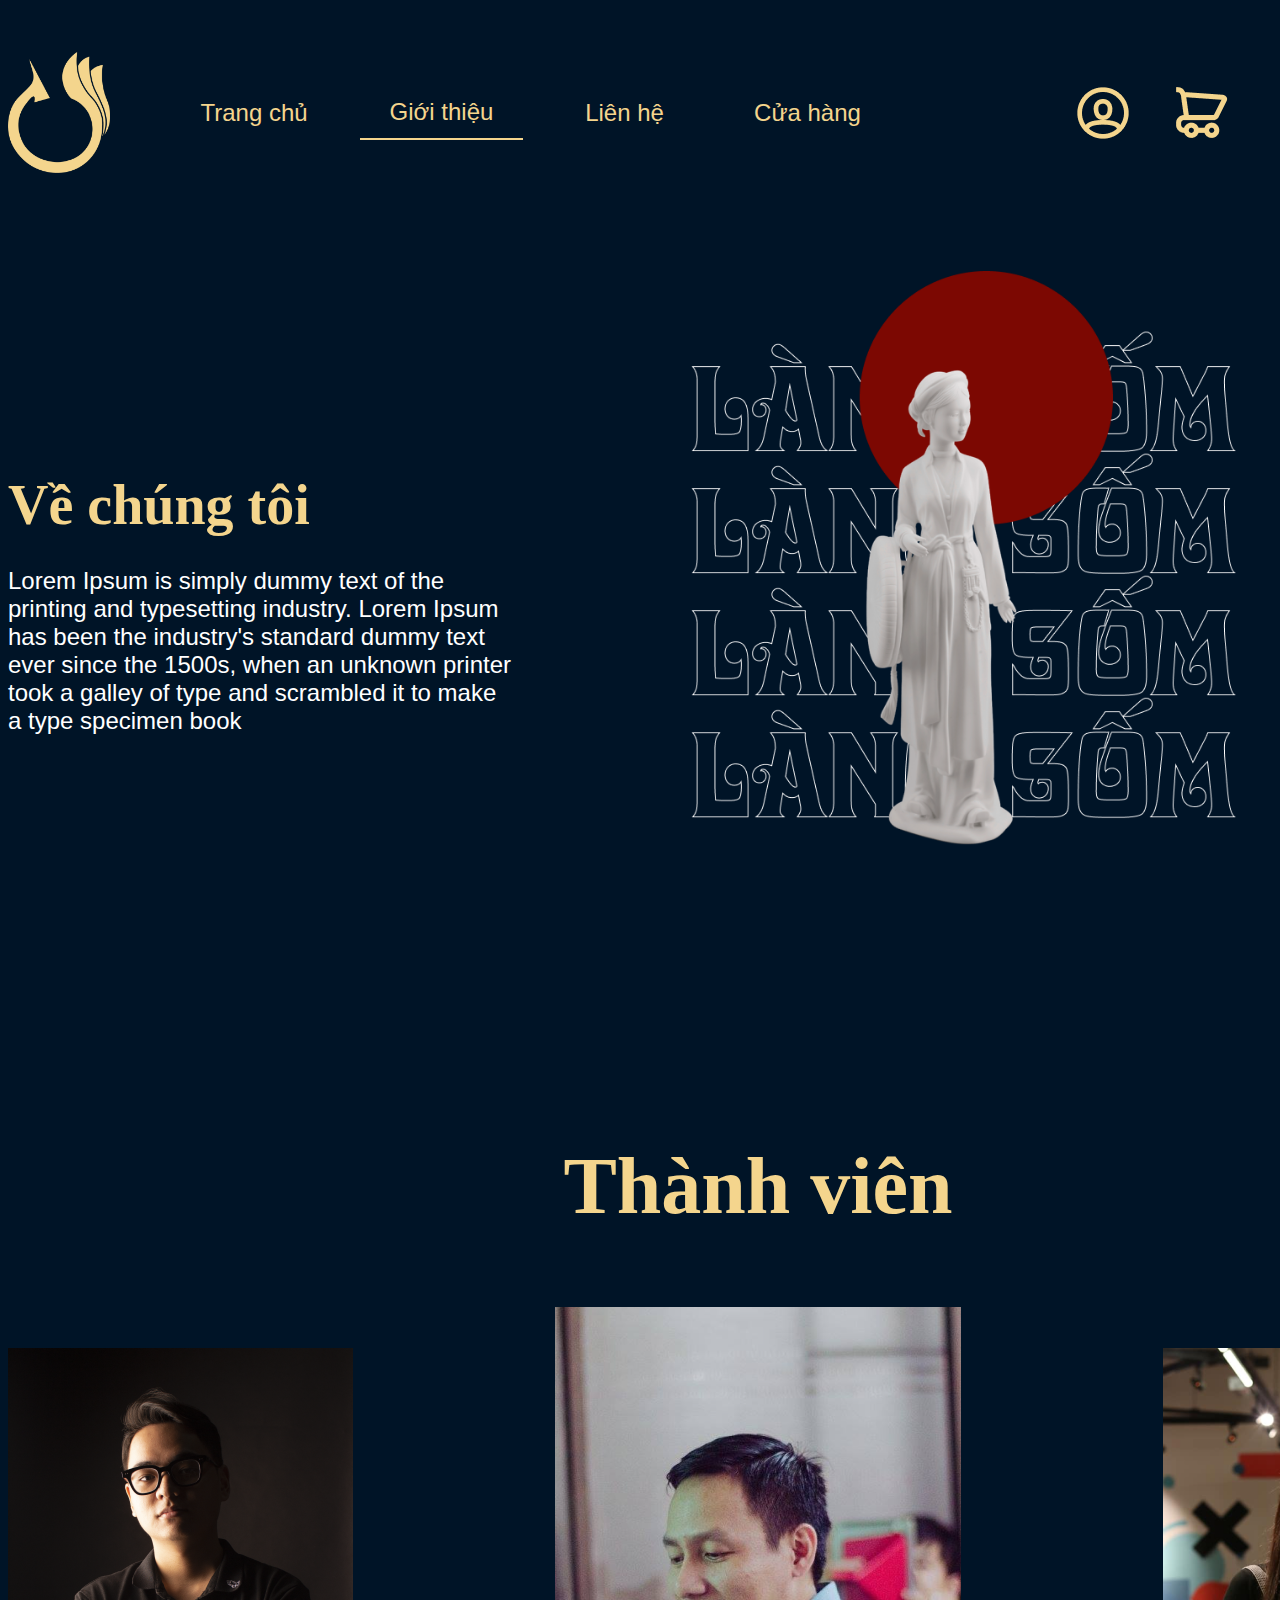
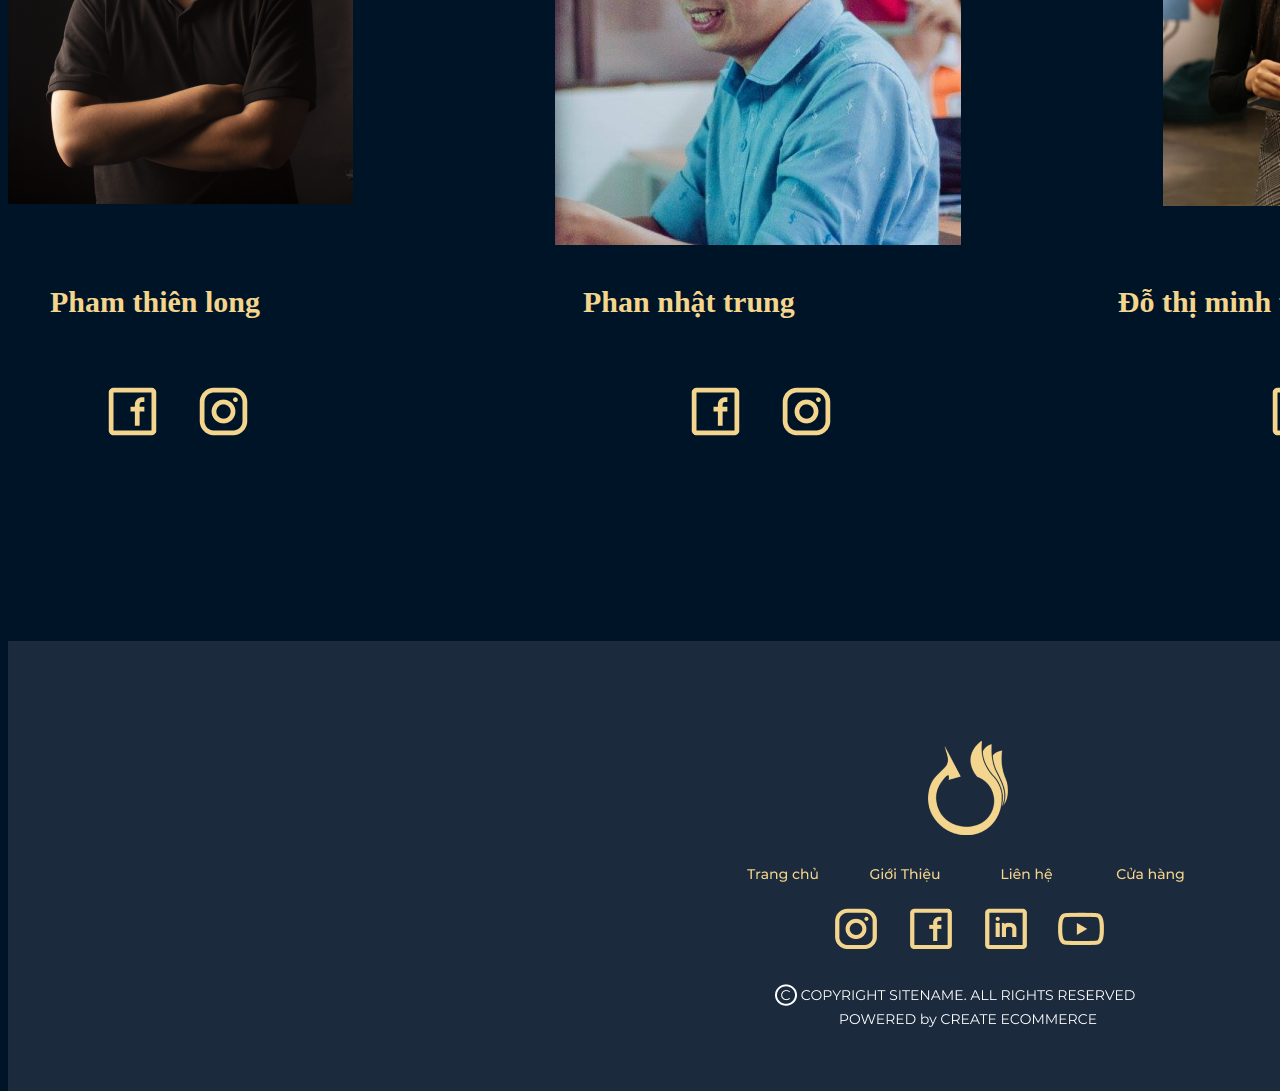
<file: about/index.html>
<!doctype html>
<html>
<head>
<meta charset="utf-8">
<title>Untitled Document</title>
</head>
	<link href="css/header.css" rel="stylesheet">
	<link href="css/source.css" rel="stylesheet">
	<link href="css/about.css" rel="stylesheet">
	<link href="css/members.css" rel="stylesheet">
<body><div class="wrapper">
        <header class="header">
			<div class="container">
				<div class="header-container">
                    <div class="header-logo">
                        <img src="./images/logo.png" alt="Logo">
						</div>
                    <div class="header-list">
                        <ul class="header-menu">
                          <li> <a href="#" class="menu-item">Trang chủ</a> </li>
                          <li>&nbsp;</li>
                          <li>
                                <a href="#" class="menu-item active">Giới thiệu</a>
                            </li>
                            <li>
                                <a href="#" class="menu-item">Liên hệ</a>
                            </li>
                            <li>
                                <a href="#" class="menu-item">Cửa hàng</a>
                            </li>
                        </ul>
                        <ul class="header-icon-list">
                            <li class="header-auth">
                                <a href="#" class="icon-item">
                                <img src="images/user.png" alt="">
                                </a>                            </li>
                            <li>
                                <a href="#" class="icon-item">
                                <img src="images/cart.png" alt="">
                                </a>
                            </li>
                        </ul>
                    </div>
					</div>
				 <div class="about-section">
                    <div class="about-content">
                        <h2 class="about-title">Về chúng tôi</h2>
                        <p class="about-info">Lorem Ipsum is simply dummy text of the printing and typesetting industry. Lorem Ipsum has been the industry's standard dummy text ever since the 1500s, when an unknown printer took a galley of type and scrambled it to make a type specimen book</p>
                    </div>
                    <div class="about-brand">
                        <img src="images/Group 231.png">
                    </div>
                </div>
                </div>
				
<div class="members-container">
					<div class="member-title"><h1>Thành viên</h1></div>
					<div class="container-picture">
					<div class="picture1">
						<img src="images/IMG_0251.png">
						</div>
					<div class="main-picture">
						<img src="images/15002297_220014605098843_6298445525794352232_o.jpg">
						</div>
					<div class="picture2">
						<img src="images/88210256_217773366085602_8334006798025490432_n.jpg">
						</div>		
					</div>
					<div class="name-container">
		
						<div class="name1"><h2>Pham thiên long</h2></div>
						<div class="name"><h2>Phan nhật trung</h2></div>
						<div class="name2"><h2>Đỗ thị minh thùy</h2></div>
					</div>
	<div class="icon-itembig">
			<div class="icon-itemsmall">
		 		<img src="images/facebook.png" alt="fb">
			</div>
		 	<div class="icon-itemsmalla">
				<img src="images/instagram.png" alt="int">
			</div>
				</div>
	<div class="icon-itembig">
	<div class="icon-itemsmall">
		 		<img src="images/facebook.png" alt="fb">
			</div>
		 	<div class="icon-itemsmalla">
				<img src="images/instagram.png" alt="int">
			</div></div>
	<div class="icon-item5">
	<div class="icon-itemsmall">
		 		<img src="images/facebook.png" alt="fb">
			</div>
		 	<div class="icon-itemsmalla">
				<img src="images/instagram.png" alt="int">
			</div></div>
	</div>
	</header>
	<div class="footer">
		<div class="imgfooter">
			<img src="images/Group 330.png">
		</div>
	</div>
	</div>
</body>
			
</html>
</file>
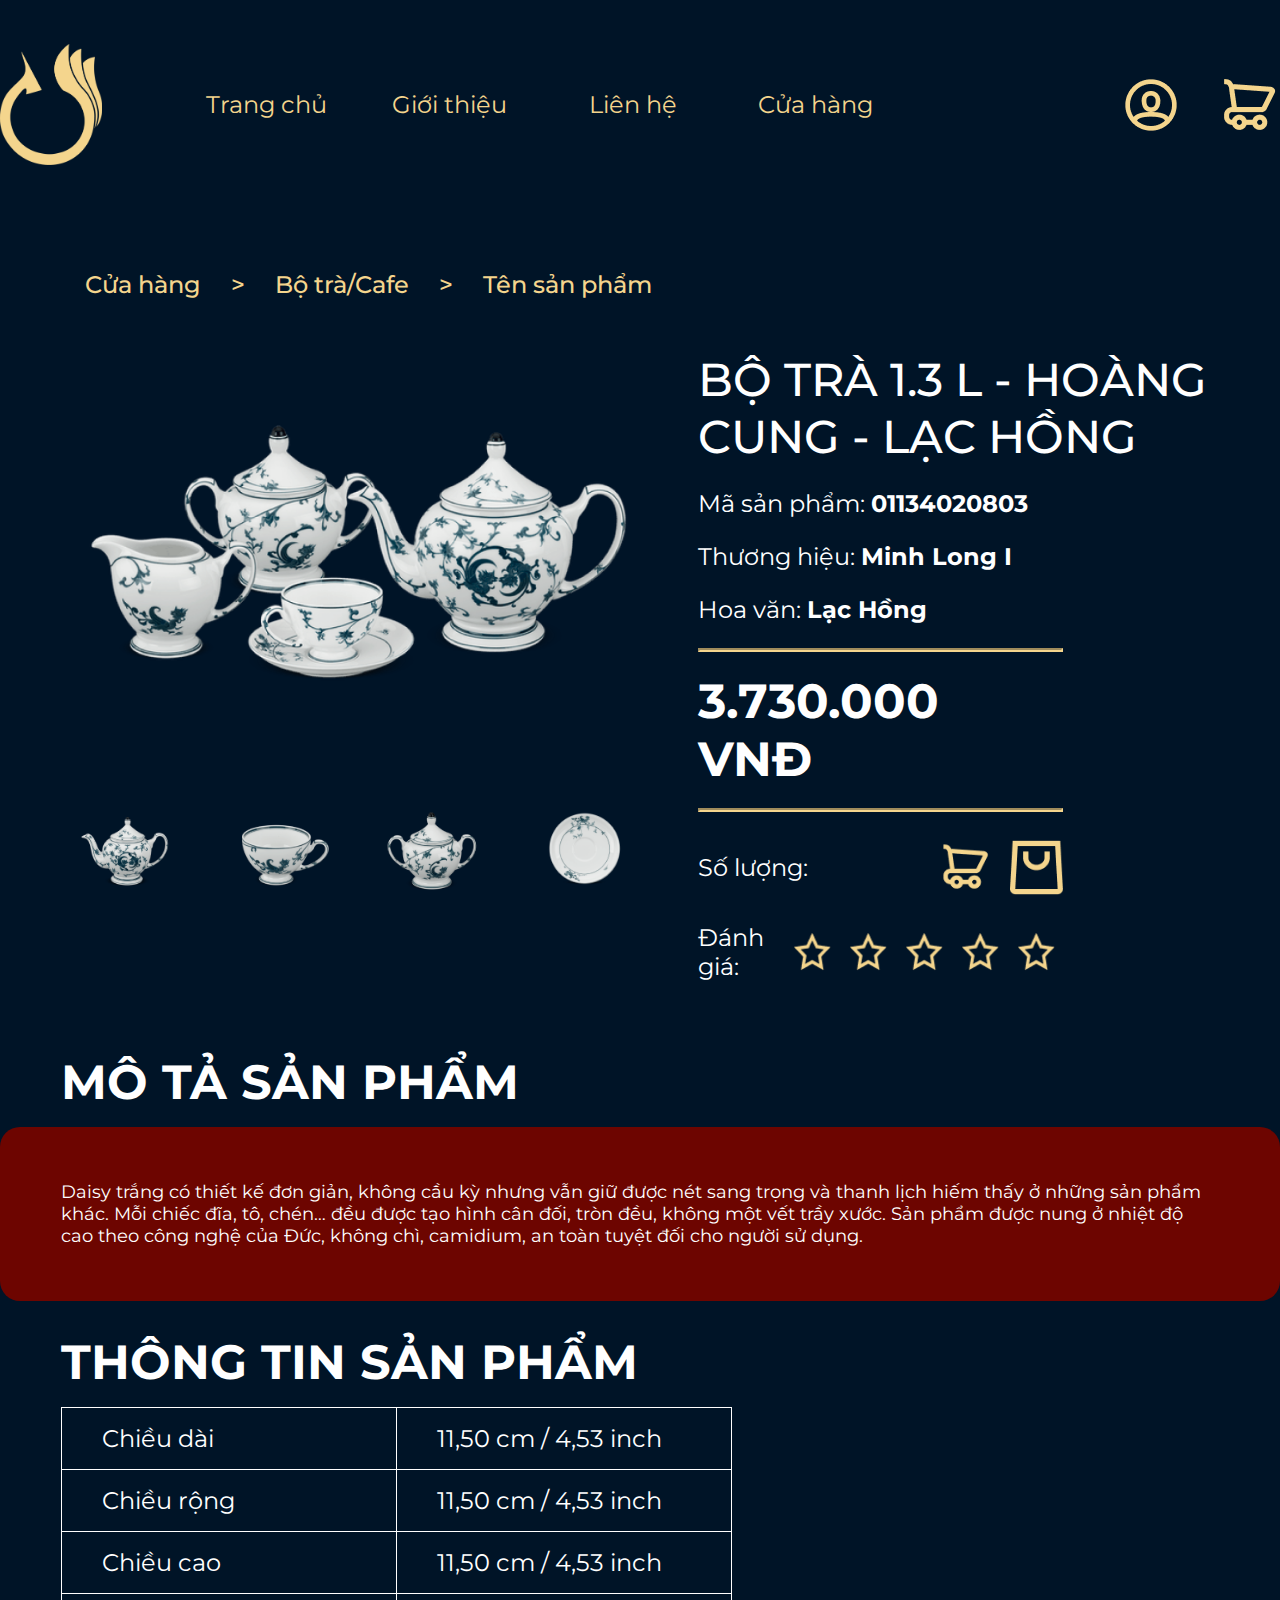
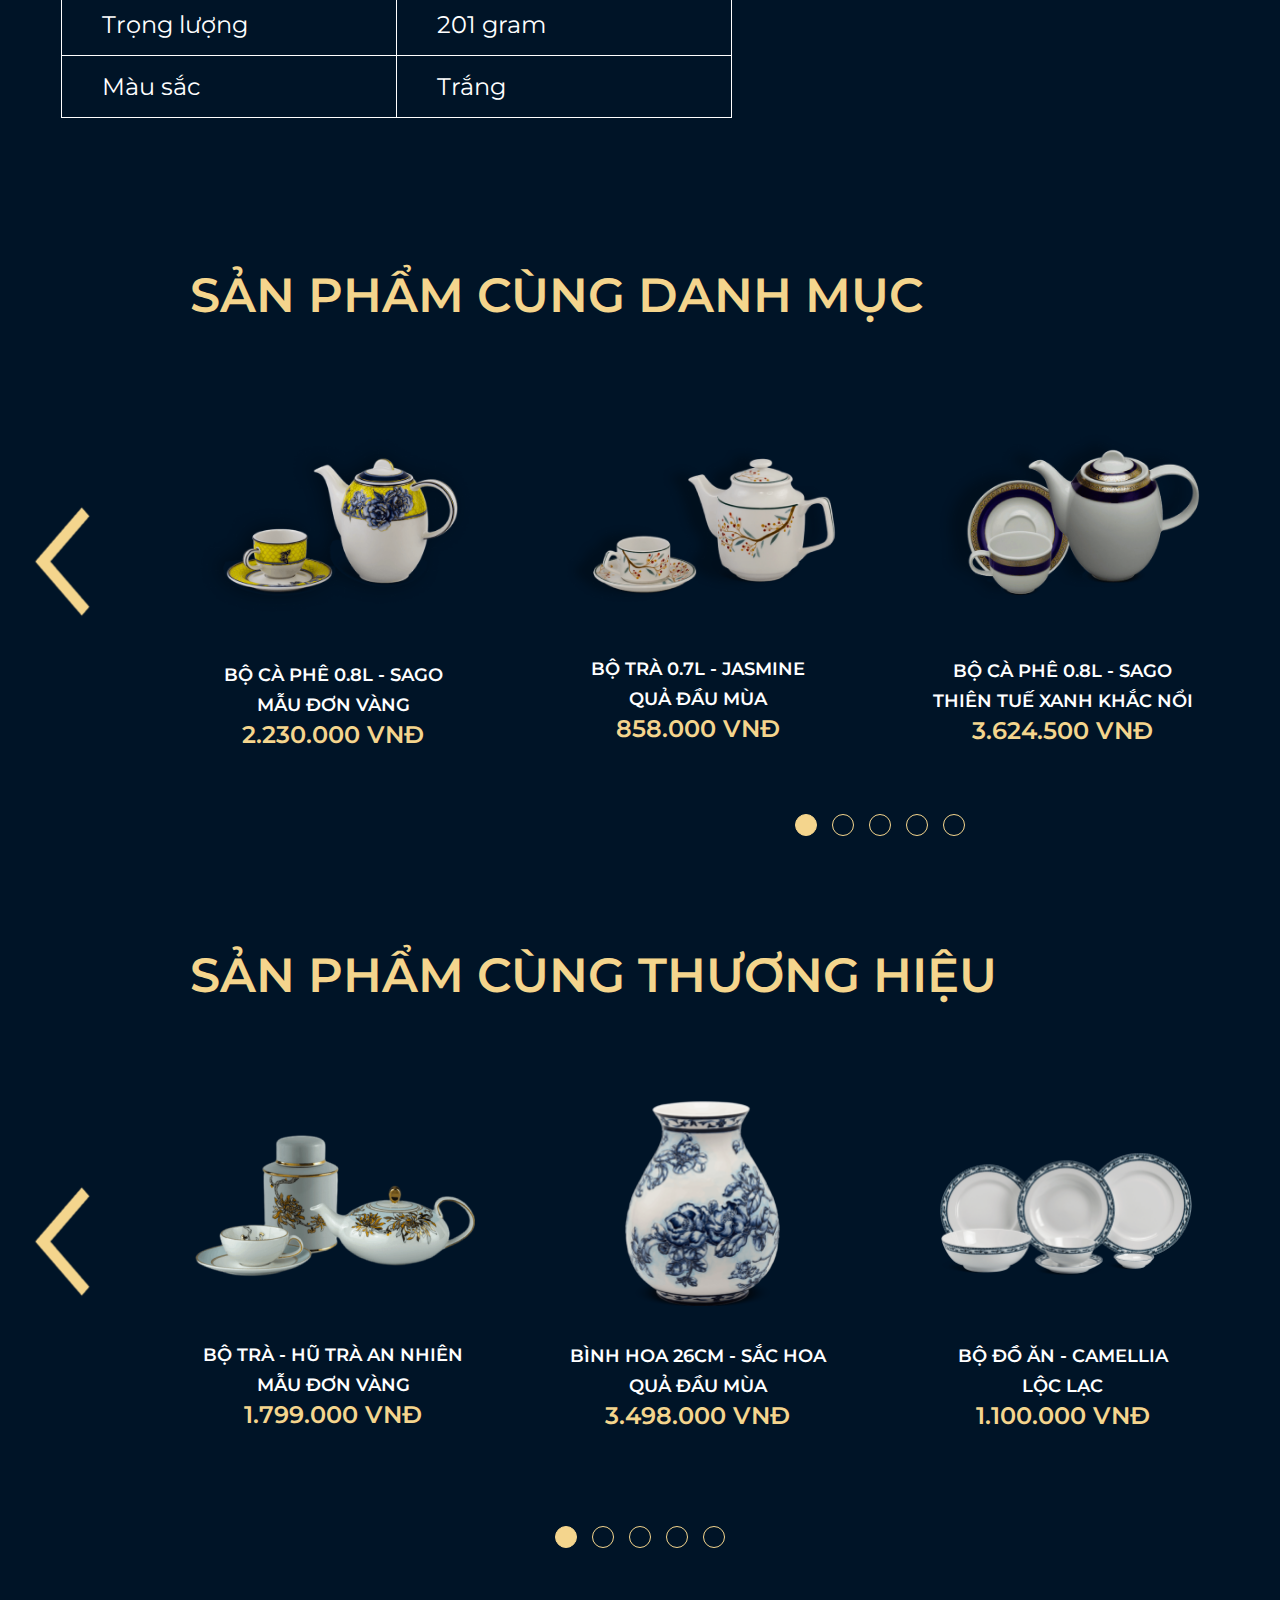
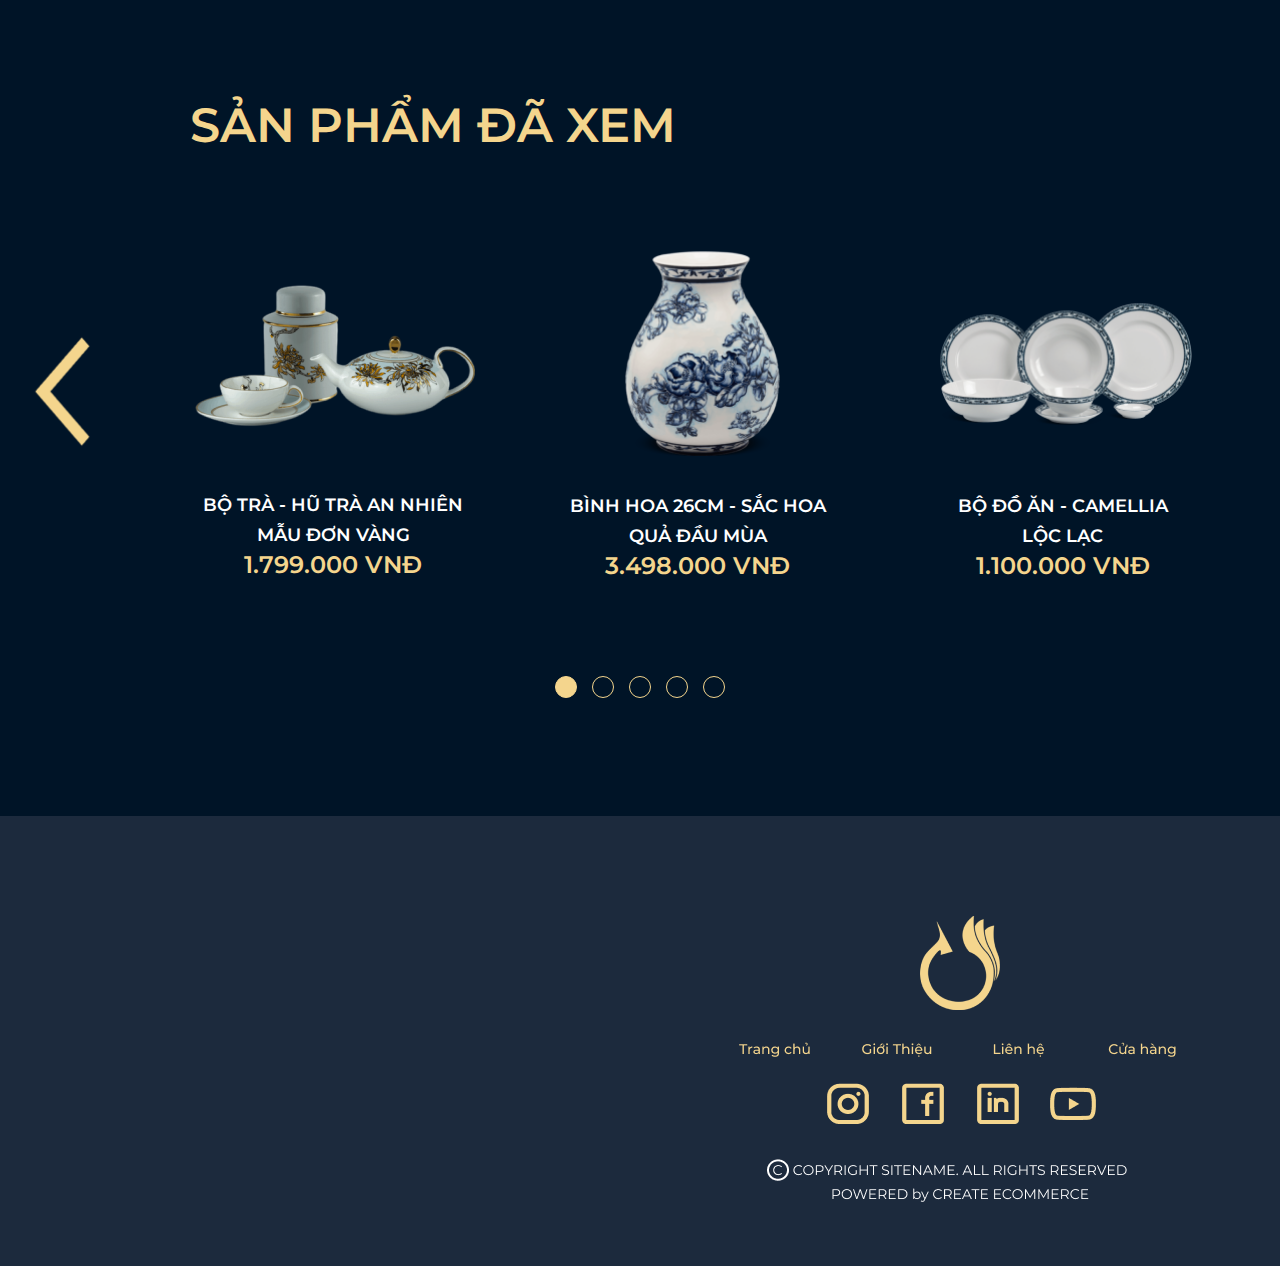
<file: aboutproduct/index.html>
<!DOCTYPE html>
<html lang="en">
<head>
    <meta charset="UTF-8">
    <meta http-equiv="X-UA-Compatible" content="IE=edge">
    <meta name="viewport" content="width=device-width, initial-scale=1.0">
    <link rel="preconnect" href="https://fonts.googleapis.com">
    <link rel="preconnect" href="https://fonts.gstatic.com" crossorigin>
    <link href="https://fonts.googleapis.com/css2?family=Montserrat:wght@400;500;700&display=swap" rel="stylesheet">    <link rel="stylesheet" href="css/reset.css">
    <link rel="stylesheet" href="css/global5.css">
    <link rel="stylesheet" href="css/header5.css">
    <link rel="stylesheet" href="css/product5.css">
	<link href="css/sameproduct.css" rel="stylesheet">
    <title>Product</title>
</head>
<body>
    <div class="wrapper">
        <header class="header">
            <div class="container">
                <div class="header-container">
                    <div class="header-logo">
                        <img src="./images/logo.png" alt="Logo">
                    </div>
                    <div class="header-list">
                        <ul class="header-menu">
                            <li>
                                <a href="#" class="menu-item">Trang chủ</a>
                            </li>
                            <li>
                                <a href="#" class="menu-item">Giới thiệu</a>
                            </li>
                            <li>
                                <a href="#" class="menu-item">Liên hệ</a>
                            </li>
                            <li>
                                <a href="#" class="menu-item">Cửa hàng</a>
                            </li>
                        </ul>
                        <ul class="header-icon-list">
                            <li class="header-auth header-icon">
                                <a href="#" class="icon-item">
                                    <img src="images/user.png" alt="">
                                </a>
                            </li>
                            <li class="header-icon">
                                <a href="#" class="icon-item">
                                    <img src="images/cart.png" alt="">
                                </a>
                            </li>
                        </ul>
                    </div>
                </div>
            </div>
        </header>
        <main>
            <div class="container">
                <div class="product-section product-present">
                    <p class="product-path"><span class="product-detail-path">Cửa hàng</span> &gt; <span class="product-detail-path">Bộ trà/Cafe</span> &gt; <span class="product-detail-path">Tên sản phẩm</span></p>
                    <div class="product-detail">
                        <div class="product-images">
                            <div class="product-main-img">
								<img src="images/Rectangle  (1).png">
							</div>
                            <div class="product-list-img">
                                <div class="product-item-img">
									<img src="images/Rectangle  (2).png">
								</div>
                                <div class="product-item-img">
									<img src="images/Rectangle  (3).png">
								</div>
                                <div class="product-item-img">
									<img src="images/Rectangle  (4).png">
								</div>
                                <div class="product-item-img">
									<img src="images/Rectangle  (5).png">
								</div>
                            </div>
                        </div>
                        <div class="product-info">
                            <h1 class="product-name">Bộ trà 1.3 L - Hoàng
Cung - Lạc Hồng</h1>
                            <div class="width-70">
                                <p class="product-content">Mã sản phẩm: <span class="bold">01134020803</span></p>
                                <p class="product-content">Thương hiệu: <span class="bold">Minh Long I</span></p>
                                <p class="product-content">Hoa văn: <span class="bold">Lạc Hồng</span></p>
                                <hr class="line">
                                <p class="product-price">3.730.000 VNĐ</p>
                                <hr class="line">
                                <div class="product-more">
                                    <div class="product-quantity">
                                        <p class="product-content">Số lượng:</p>
                                    </div>
                                    <div class="product-icon-list">
                                        <div class="product-icon-item">
                                            <img src="images/cart.png" alt="">
                                        </div>
                                        <div class="product-icon-item">
                                            <img src="images/bag.png" alt="">
                                        </div>
                                    </div>
                                </div>
                                <div class="product-more">
                                    <p class="product-content">Đánh giá: </p>
                                    <div class="product-icon-list rate-list">
                                        <div class="product-icon-item product-icon-rate">
                                            <img src="images/star.png" alt="">
                                        </div>
                                        <div class="product-icon-item product-icon-rate">
                                            <img src="images/star.png" alt="">
                                        </div>
                                        <div class="product-icon-item product-icon-rate">
                                            <img src="images/star.png" alt="">
                                        </div>
                                        <div class="product-icon-item product-icon-rate">
                                            <img src="images/star.png" alt="">
                                        </div>
                                        <div class="product-icon-item product-icon-rate">
                                            <img src="images/star.png" alt="">
                                        </div>
                                    </div>
                                </div>
                            </div>
                        </div>
                    </div>
                    <h2 class="product-title">Mô tả sản phẩm</h2>
                    <div class="product-describe">
                        <p>Daisy trắng có thiết kế đơn giản, không cầu kỳ nhưng vẫn giữ được nét sang trọng và thanh lịch hiếm thấy ở những sản phẩm khác. Mỗi chiếc đĩa, tô, chén… đều được tạo hình cân đối, tròn đều, không một vết trầy xước. Sản phẩm được nung ở nhiệt độ cao theo công nghệ của Đức, không chì, camidium, an toàn tuyệt đối cho người sử dụng.</p>
                    </div>
                    <h2 class="product-title">Thông tin sản phẩm</h2>
                    <table class="product-statistics">
                        <tr>
                            <td>Chiều dài</td>
                            <td>11,50 cm / 4,53 inch</td>
                        </tr>
                        <tr>
                            <td>Chiều rộng</td>
                            <td>11,50 cm / 4,53 inch</td>
                        </tr>
                        <tr>
                            <td>Chiều cao</td>
                            <td>11,50 cm / 4,53 inch</td>
                        </tr>
                        <tr>
                            <td>Trọng lượng</td>
                            <td>201 gram</td>
                        </tr>
                        <tr>
                            <td>Màu sắc</td>
                            <td>Trắng</td>
                        </tr>
                    </table>
                </div>
            </div>
        </main>
		 <div class="containerproduct">
	 	<div class="titlenewproduct">SẢN PHẨM CÙNG DANH MỤC</div>
		 <div class="imagenewproduct">
		 	<div class="buttonleft">
			<img src="images/chevron-left.png">
			 </div>
			<div class="imgproduct1">
			 <div class="pictureproduct">
				<img src="images/Rectangle 67.png">
				 <div class="nameprice">BỘ CÀ PHÊ 0.8L - SAGO<br>
MẪU ĐƠN VÀNG<br><span class="price">2.230.000 VNĐ</span> </div>
				</div>
			 </div>
			<div class="imgproduct2">
			<img src="images/Rectangle 68.png">
				<div class="nameprice">BỘ TRÀ 0.7L - JASMINE<br>
QUẢ ĐẦU MÙA<br><span class="price">858.000 VNĐ</span> </div>
			 </div>
			 <div class="imgproduct2">
			 <img src="images/Rectangle 69.png">
				 <div class="nameprice">BỘ CÀ PHÊ 0.8L - SAGO<br>
THIÊN TUẾ XANH KHẮC NỔI<br><span class="price">3.624.500 VNĐ</span> </div>
			 </div>
			 <div class="imgproduct2">
			 <img src="images/Rectangle 70.png">
				 <div class="nameprice">BỘ CÀ PHÊ PHIN - CAMELLIA<br>
MÀU CÀ PHÊ<br><span class="price">935.000 VNĐ</span> </div>
			 </div>
			 <div class="buttonright">
			 	<img src="images/chevron-right.png">
			 </div>
		 </div>
			 <div class="pagesbuttons">
	 <div class="pagesicon2"></div>
		 <div class="pagesicon"></div>
		 <div class="pagesicon"></div>
		 <div class="pagesicon"></div>
		 <div class="pagesicon"></div>
	 </div>
	 </div>
		<div class="containerproduct2">
	 	<div class="titlenewproduct">SẢN PHẨM CÙNG THƯƠNG HIỆU</div>
		 <div class="imagenewproduct">
		 	<div class="buttonleft">
			<img src="images/chevron-left.png">
			 </div>
			<div class="imgproduct1">
			 <div class="pictureproduct">
				<img src="images/Rectangle 71.png">
				 <div class="nameprice">BỘ TRÀ - HŨ TRÀ AN NHIÊN<br>
MẪU ĐƠN VÀNG<br><span class="price">1.799.000 VNĐ</span> </div>
				</div>
			 </div>
			<div class="imgproduct2">
			<img src="images/Rectangle 72.png">
				<div class="nameprice">BÌNH HOA 26CM - SẮC HOA<br>
QUẢ ĐẦU MÙA<br><span class="price">3.498.000 VNĐ</span> </div>
			 </div>
			 <div class="imgproduct2">
			 <img src="images/Rectangle 73.png">
				 <div class="nameprice">BỘ ĐỒ ĂN - CAMELLIA<br>
LỘC LẠC<br><span class="price">1.100.000 VNĐ</span> </div>
			 </div>
			 <div class="imgproduct2">
			 <img src="images/Rectangle 74.png">
				 <div class="nameprice">BỘ TRÀ 0.47L - ANNA<br>
AN NHIÊN<br><span class="price">990.000 VNĐ</span> </div>
			 </div>
			 <div class="buttonright">
			 	<img src="images/chevron-right.png">
			 </div>
		 </div>
	 </div>
	 <div class="pagesbuttons">
	 <div class="pagesicon2"></div>
		 <div class="pagesicon"></div>
		 <div class="pagesicon"></div>
		 <div class="pagesicon"></div>
		 <div class="pagesicon"></div>
	 </div>
	<div class="containerproduct2">
	 	<div class="titlenewproduct">SẢN PHẨM ĐÃ XEM</div>
		 <div class="imagenewproduct">
		 	<div class="buttonleft">
			<img src="images/chevron-left.png">
			 </div>
			<div class="imgproduct1">
			 <div class="pictureproduct">
				<img src="images/Rectangle 71.png">
				 <div class="nameprice">BỘ TRÀ - HŨ TRÀ AN NHIÊN<br>
MẪU ĐƠN VÀNG<br><span class="price">1.799.000 VNĐ</span> </div>
				</div>
			 </div>
			<div class="imgproduct2">
			<img src="images/Rectangle 72.png">
				<div class="nameprice">BÌNH HOA 26CM - SẮC HOA<br>
QUẢ ĐẦU MÙA<br><span class="price">3.498.000 VNĐ</span> </div>
			 </div>
			 <div class="imgproduct2">
			 <img src="images/Rectangle 73.png">
				 <div class="nameprice">BỘ ĐỒ ĂN - CAMELLIA<br>
LỘC LẠC<br><span class="price">1.100.000 VNĐ</span> </div>
			 </div>
			 <div class="imgproduct2">
			 <img src="images/Rectangle 74.png">
				 <div class="nameprice">BỘ TRÀ 0.47L - ANNA<br>
AN NHIÊN<br><span class="price">990.000 VNĐ</span> </div>
			 </div>
			 <div class="buttonright">
			 	<img src="images/chevron-right.png">
			 </div>
		 </div>
	 </div>
	 <div class="pagesbuttons">
	 <div class="pagesicon2"></div>
		 <div class="pagesicon"></div>
		 <div class="pagesicon"></div>
		 <div class="pagesicon"></div>
		 <div class="pagesicon"></div>
	 </div>
		<div class="footer">
		<div class="imgfooter">
			<img src="images/Group 330.png">
		</div>
	</div>
	 </div>
</body>
</html>
</file>
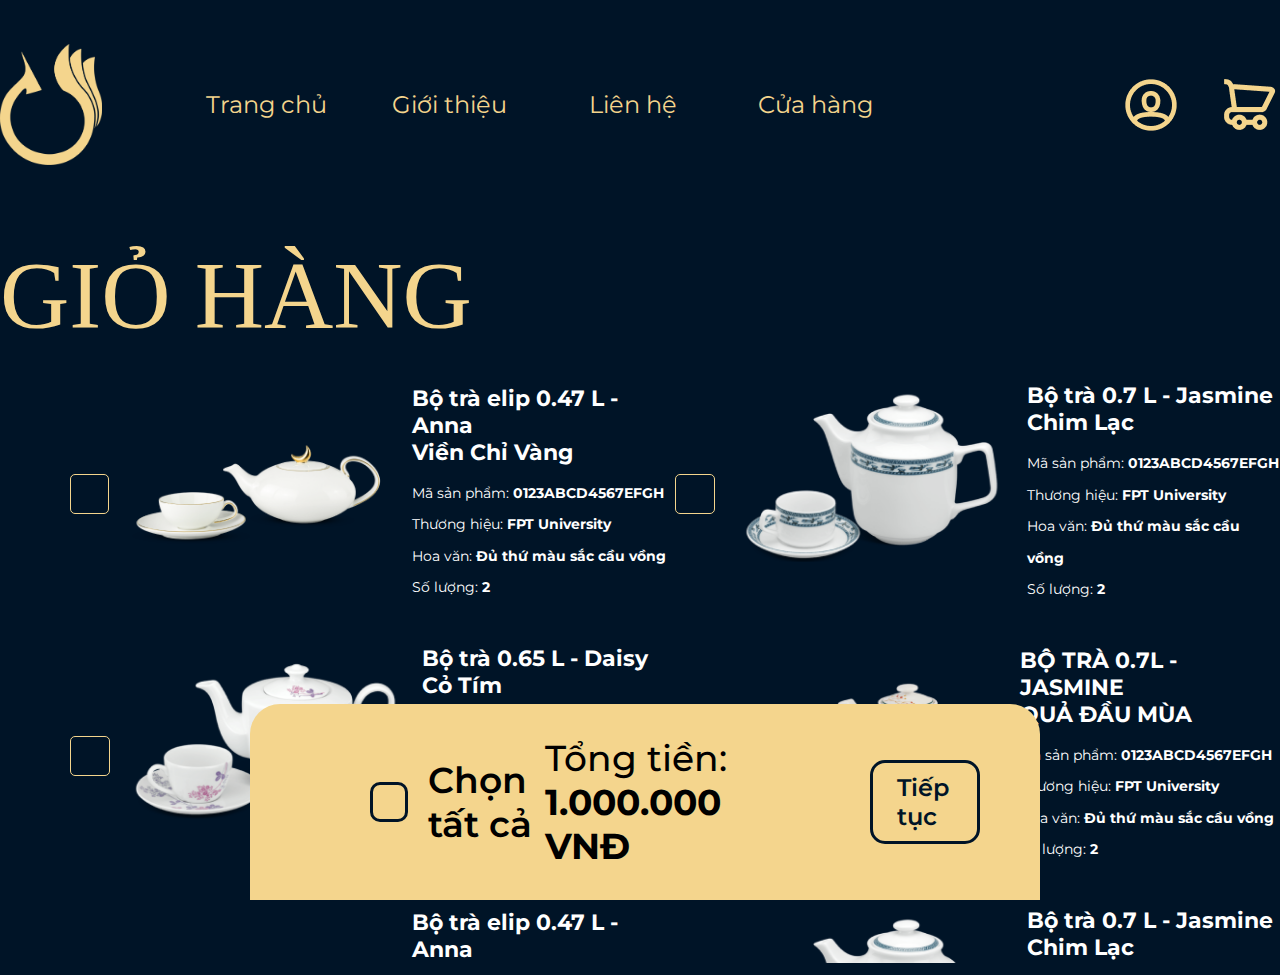
<file: cart/index.html>
<!DOCTYPE html>
<html lang="en">
<head>
    <meta charset="UTF-8">
    <meta http-equiv="X-UA-Compatible" content="IE=edge">
    <meta name="viewport" content="width=device-width, initial-scale=1.0">
    <link rel="preconnect" href="https://fonts.googleapis.com">
    <link rel="preconnect" href="https://fonts.gstatic.com" crossorigin>
    <link href="https://fonts.googleapis.com/css2?family=Montserrat:wght@400;700;900&display=swap" rel="stylesheet">
    <link rel="stylesheet" href="css/reset.css">
    <link rel="stylesheet" href="css/global.css">
    <link rel="stylesheet" href="css/header.css">
    <link rel="stylesheet" href="css/cart.css">
    <title>Làng Sốm</title>
</head>
<body>
    <div class="wrapper">
        <header class="header">
            <div class="container">
                <div class="header-container">
                    <div class="header-logo">
                        <img src="./images/logo.png" alt="Logo">
                    </div>
                    <div class="header-list">
                        <ul class="header-menu">
                            <li>
                                <a href="#" class="menu-item">Trang chủ</a>
                            </li>
                            <li>
                                <a href="#" class="menu-item">Giới thiệu</a>
                            </li>
                            <li>
                                <a href="#" class="menu-item">Liên hệ</a>
                            </li>
                            <li>
                                <a href="#" class="menu-item">Cửa hàng</a>
                            </li>
                        </ul>
                        <ul class="header-icon-list">
                            <li class="header-auth header-icon">
                                <a href="#" class="icon-item">
                                    <img src="images/user.png" alt="">
                                </a>
                            </li>
                            <li class="header-icon">
                                <a href="#" class="icon-item">
                                    <img src="images/cart.png" alt="">
                                </a>
                            </li>
                        </ul>
                    </div>
                </div>
            </div>
        </header>
        <main>
            <div class="container">
                <div class="cart-section">
                    <h1 class="cart-title">
                        Giỏ hàng
                    </h1>
                    <div class="cart-container">
                        <div class="cart-item">
                            <input type="checkbox" name="product-cart">
                            <div class="product-cart">
                                <div class="product-cart-img">
									<img src="images/Rectangle 72.png">
								</div>
                                <div class="product-cart-info">
                                    <h2 class="product-cart-name">Bộ trà elip 0.47 L - Anna<br>Viền Chỉ Vàng</h2>
                                    <p class="product-card-content">Mã sản phẩm: <span class="bold">0123ABCD4567EFGH</span></p>
                                    <p class="product-card-content">Thương hiệu: <span class="bold">FPT University</span></p>
                                    <p class="product-card-content">Hoa văn: <span class="bold">Đủ thứ màu sắc cầu vồng</span></p>
                                    <p class="product-card-content">Số lượng: <span class="bold">2</span></p>
                                </div>
                            </div>
                        </div>
                        <div class="cart-item">
                            <input type="checkbox" name="product-cart">
                            <div class="product-cart">
                                <div class="product-cart-img">
									<img src="images/Rectangle 73.png">
								</div>
                                <div class="product-cart-info">
                                    <h2 class="product-cart-name">Bộ trà 0.7 L - Jasmine<br>Chim Lạc</h2>
                                    <p class="product-card-content">Mã sản phẩm: <span class="bold">0123ABCD4567EFGH</span></p>
                                    <p class="product-card-content">Thương hiệu: <span class="bold">FPT University</span></p>
                                    <p class="product-card-content">Hoa văn: <span class="bold">Đủ thứ màu sắc cầu vồng</span></p>
                                    <p class="product-card-content">Số lượng: <span class="bold">2</span></p>
                                </div>
                            </div>
                        </div>
                        <div class="cart-item">
                            <input type="checkbox" name="product-cart">
                            <div class="product-cart">
                                <div class="product-cart-img">
									<img src="images/Rectangle 74.png">
								</div>
                                <div class="product-cart-info">
                                    <h2 class="product-cart-name">Bộ trà 0.65 L - Daisy<br>Cỏ Tím</h2>
                                    <p class="product-card-content">Mã sản phẩm: <span class="bold">0123ABCD4567EFGH</span></p>
                                    <p class="product-card-content">Thương hiệu: <span class="bold">FPT University</span></p>
                                    <p class="product-card-content">Hoa văn: <span class="bold">Đủ thứ màu sắc cầu vồng</span></p>
                                    <p class="product-card-content">Số lượng: <span class="bold">2</span></p>
                                </div>
                            </div>
                        </div>
                        <div class="cart-item">
                            <input type="checkbox" name="product-cart">
                            <div class="product-cart">
                                <div class="product-cart-img">
									<img src="images/Rectangle 76.png">
								</div>
                                <div class="product-cart-info">
                                    <h2 class="product-cart-name">BỘ TRÀ 0.7L - JASMINE<br>QUẢ ĐẦU MÙA</h2>
                                    <p class="product-card-content">Mã sản phẩm: <span class="bold">0123ABCD4567EFGH</span></p>
                                    <p class="product-card-content">Thương hiệu: <span class="bold">FPT University</span></p>
                                    <p class="product-card-content">Hoa văn: <span class="bold">Đủ thứ màu sắc cầu vồng</span></p>
                                    <p class="product-card-content">Số lượng: <span class="bold">2</span></p>
                                </div>
                            </div>
                        </div>
                        <div class="cart-item">
                            <input type="checkbox" name="product-cart">
                            <div class="product-cart">
                                <div class="product-cart-img">
									<img src="images/Rectangle 72.png">
								</div>
                                <div class="product-cart-info">
                                    <h2 class="product-cart-name">Bộ trà elip 0.47 L - Anna<br>Viền Chỉ Vàng</h2>
                                    <p class="product-card-content">Mã sản phẩm: <span class="bold">0123ABCD4567EFGH</span></p>
                                    <p class="product-card-content">Thương hiệu: <span class="bold">FPT University</span></p>
                                    <p class="product-card-content">Hoa văn: <span class="bold">Đủ thứ màu sắc cầu vồng</span></p>
                                    <p class="product-card-content">Số lượng: <span class="bold">2</span></p>
                                </div>
                            </div>
                        </div>
                        <div class="cart-item">
                            <input type="checkbox" name="product-cart">
                            <div class="product-cart">
                                <div class="product-cart-img">
									<img src="images/Rectangle 73.png">
								</div>
                                <div class="product-cart-info">
                                    <h2 class="product-cart-name">Bộ trà 0.7 L - Jasmine<br>Chim Lạc</h2>
                                    <p class="product-card-content">Mã sản phẩm: <span class="bold">0123ABCD4567EFGH</span></p>
                                    <p class="product-card-content">Thương hiệu: <span class="bold">FPT University</span></p>
                                    <p class="product-card-content">Hoa văn: <span class="bold">Đủ thứ màu sắc cầu vồng</span></p>
                                    <p class="product-card-content">Số lượng: <span class="bold">2</span></p>
                                </div>
                            </div>
                        </div>
                        <div class="cart-item">
                            <input type="checkbox" name="product-cart">
                            <div class="product-cart">
                                <div class="product-cart-img">
									<img src="images/Rectangle 76.png">
								</div>
                                <div class="product-cart-info">
                                    <h2 class="product-cart-name">Bộ trà 0.65 L - Daisy<br>Cỏ Tím</h2>
                                    <p class="product-card-content">Mã sản phẩm: <span class="bold">0123ABCD4567EFGH</span></p>
                                    <p class="product-card-content">Thương hiệu: <span class="bold">FPT University</span></p>
                                    <p class="product-card-content">Hoa văn: <span class="bold">Đủ thứ màu sắc cầu vồng</span></p>
                                    <p class="product-card-content">Số lượng: <span class="bold">2</span></p>
                                </div>
                            </div>
                        </div>
                        <div class="cart-item">
                            <input type="checkbox" name="product-cart">
                            <div class="product-cart">
                                <div class="product-cart-img">
									<img src="images/Rectangle 74.png">
								</div>
                                <div class="product-cart-info">
                                    <h2 class="product-cart-name">BỘ TRÀ 0.7L - JASMINE<br>QUẢ ĐẦU MÙA</h2>
                                    <p class="product-card-content">Mã sản phẩm: <span class="bold">0123ABCD4567EFGH</span></p>
                                    <p class="product-card-content">Thương hiệu: <span class="bold">FPT University</span></p>
                                    <p class="product-card-content">Hoa văn: <span class="bold">Đủ thứ màu sắc cầu vồng</span></p>
                                    <p class="product-card-content">Số lượng: <span class="bold">2</span></p>
                                </div>
                            </div>
                        </div>
                    </div>
                    <div class="cart-preview-section">
                        <div class="select-preview">
                            <input type="checkbox" id="select-all">
                            <label for="select-all" class="preview-label preview-text">Chọn tất cả</label>
                        </div>
                        <div class="info-preview">
                            <p class="price-preview preview-text">Tổng tiền: <span class="bold">1.000.000 VNĐ</span></p>
                            <a href="#" class="continue-btn preview-text">Tiếp tục</a>
                        </div>
                    </div>
                </div>
            </div>
        </main>
    </div>
</body>
</html>
</file>
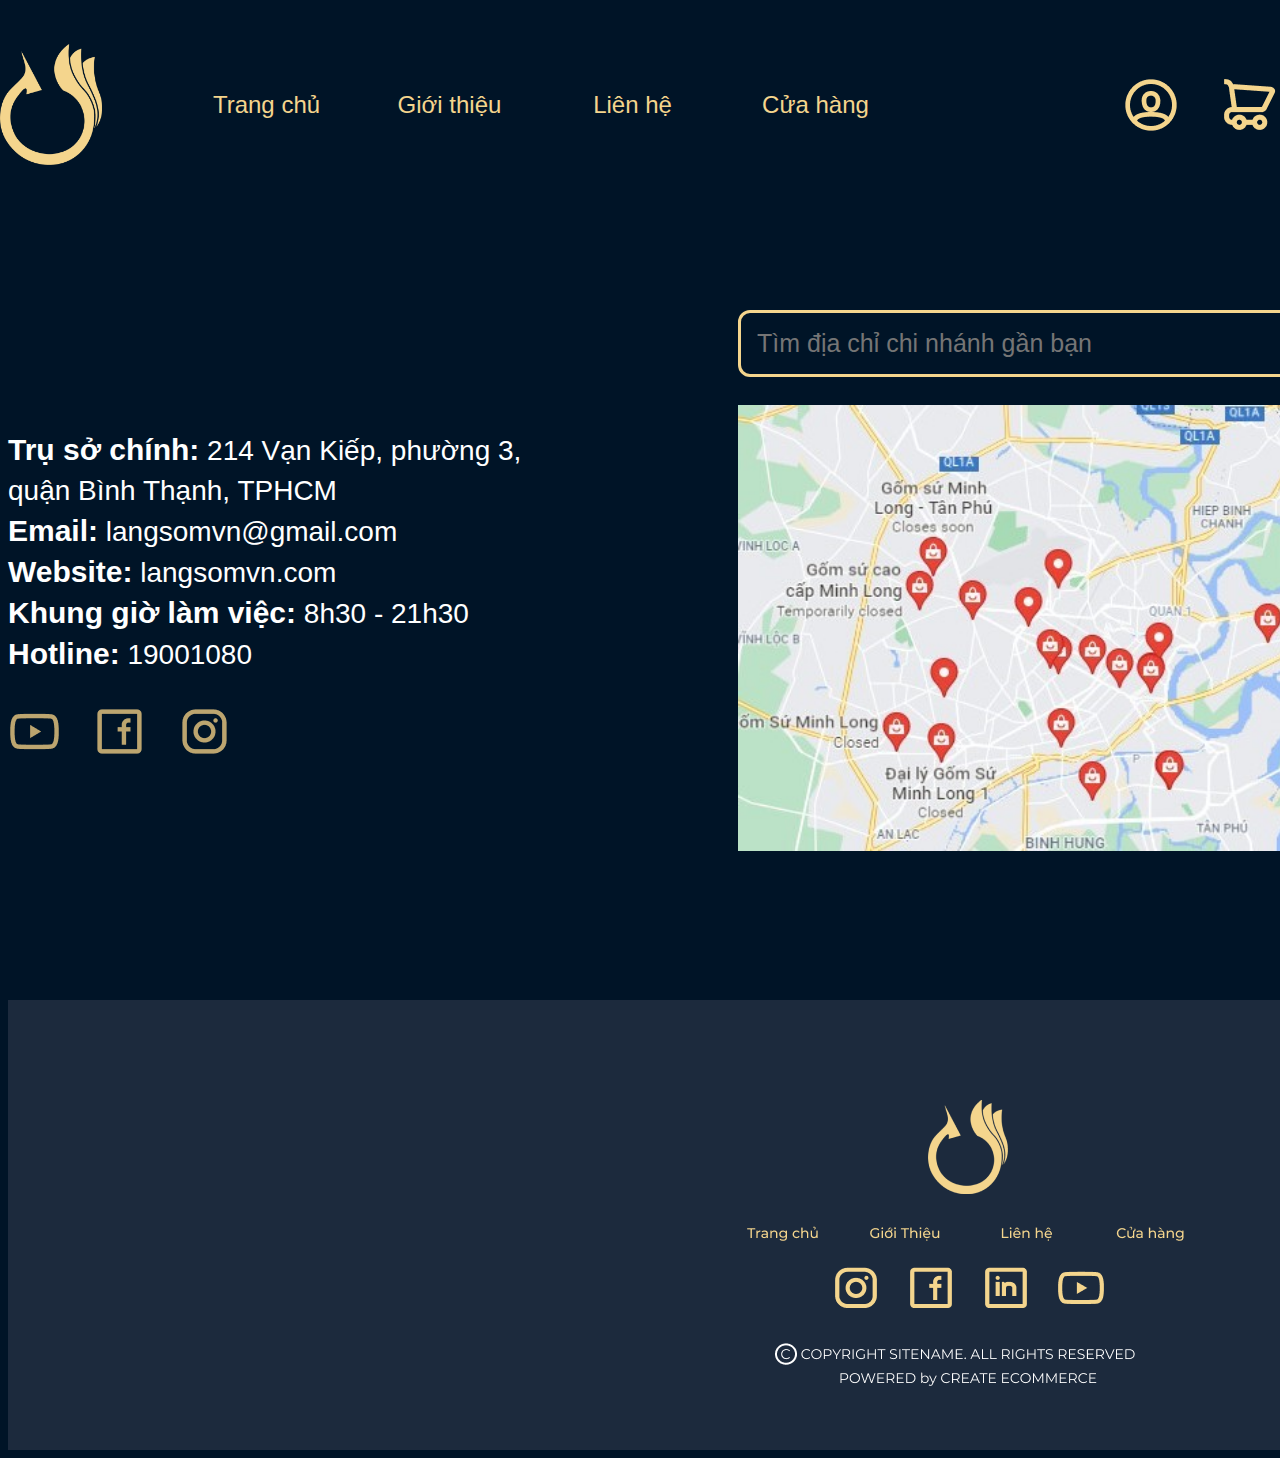
<file: contact/index.html>
<!doctype html>
<html>
<head>
<meta charset="utf-8">
<title>Untitled Document</title>
</head>
	<link href="css/content1.css" rel="stylesheet">
	<link href="css/header1.css" rel="stylesheet">
	<link href="css/map1.css" rel="stylesheet">
	<link href="css/source1.css" rel="stylesheet">
<body>
	 <div class="wrapper">
        <header class="header">
            <div class="container">
                <div class="header-container">
                    <div class="header-logo">
                        <img src="./images/logo.png" alt="Logo">
                    </div>
                    <div class="header-list">
                        <ul class="header-menu">
                            <li>
                                <a href="#" class="menu-item">Trang chủ</a>
                            </li>
                            <li>
                                <a href="#" class="menu-item">Giới thiệu</a>
                            </li>
                            <li>
                                <a href="#" class="menu-item">Liên hệ</a>
                            </li>
                            <li>
                                <a href="#" class="menu-item">Cửa hàng</a>
                            </li>
                        </ul>
                        <ul class="header-icon-list">
                            <li class="header-auth header-icon">
                                <a href="#" class="icon-item">
                                    <img src="images/user.png" alt="">
                                </a>
                            </li>
                            <li class="header-icon">
                                <a href="#" class="icon-item">
                                    <img src="images/cart.png" alt="">
                                </a>
                            </li>
                        </ul>
                    </div>
                </div>
            </div>
        </header>
		<div class="contentcontainer">
			<div class="contentadress">
				<div class="textadress"><span class="boldtext">Trụ sở chính:</span> 214 Vạn Kiếp, phường 3, quận Bình Thạnh, TPHCM <br><span class="boldtext">Email:</span>  langsomvn@gmail.com <br><span class="boldtext"> Website:</span> langsomvn.com <br> <span class="boldtext">Khung giờ làm việc:</span> 8h30 - 21h30
					<br><span class="boldtext"> Hotline:</span> 19001080</div>
				<div class="iconcontainer">
					<div class="iconsocial">
					<img src="images/youtube.png"></div>
					<div class="iconsocial">
					<img src="images/facebook2.png">
					</div>
					<div class="iconsocial">
					<img src="images/instagram2.png">
					</div>
				</div>
				</div>
			<div class="map">
			<div class="auth-input">
                                <input class="input" type="text" placeholder="Tìm địa chỉ chi nhánh gần bạn">
                                <div class="input-icon-container">
                                    <img src="images/search.png" alt="">
                                </div>
                            </div>
				<div class="addressmap">
				<img src="images/z2913739991237_e46c097b8610017b5b36fbee006e9074.jpg">
	  		</div>
				
		 </div>
		
	</div>
		 	<div class="footer">
		<div class="imgfooter">
			<img src="images/Group 330.png">
		</div>
	</div>
</body>
</html>
</file>
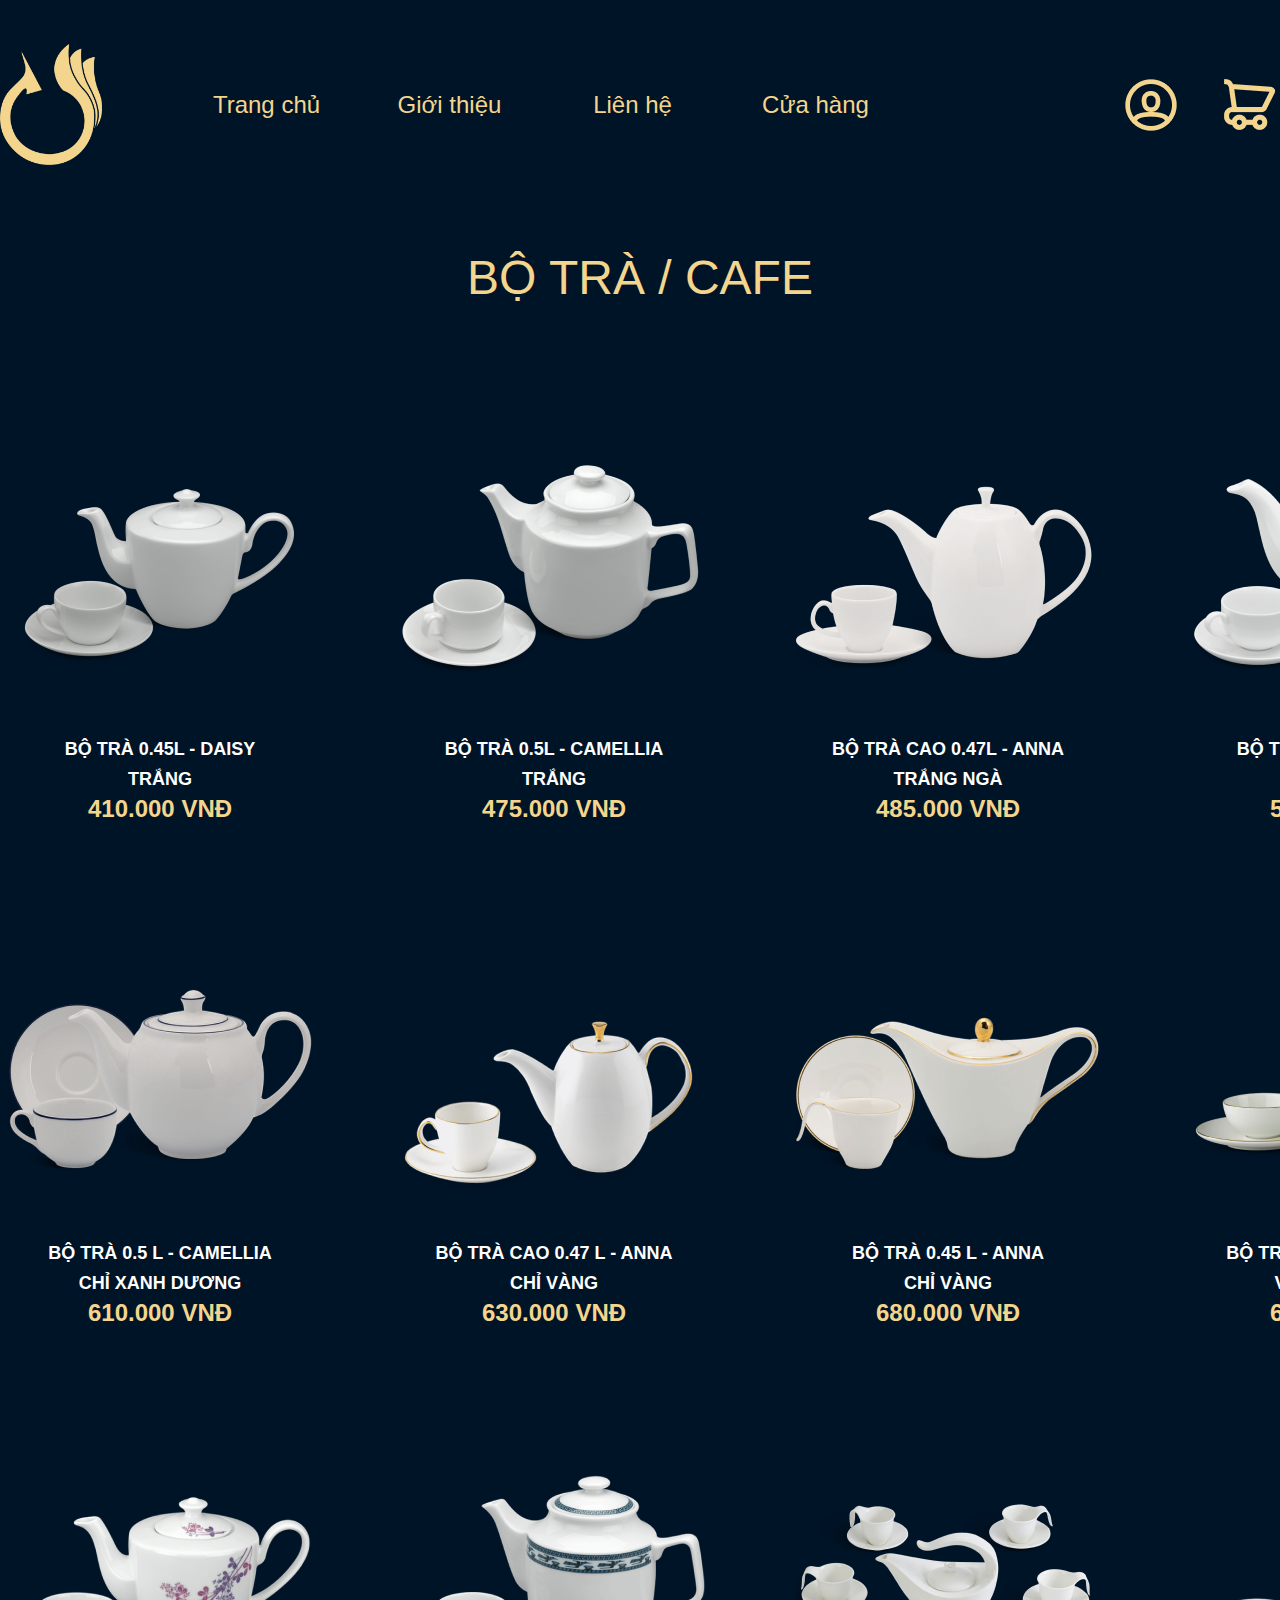
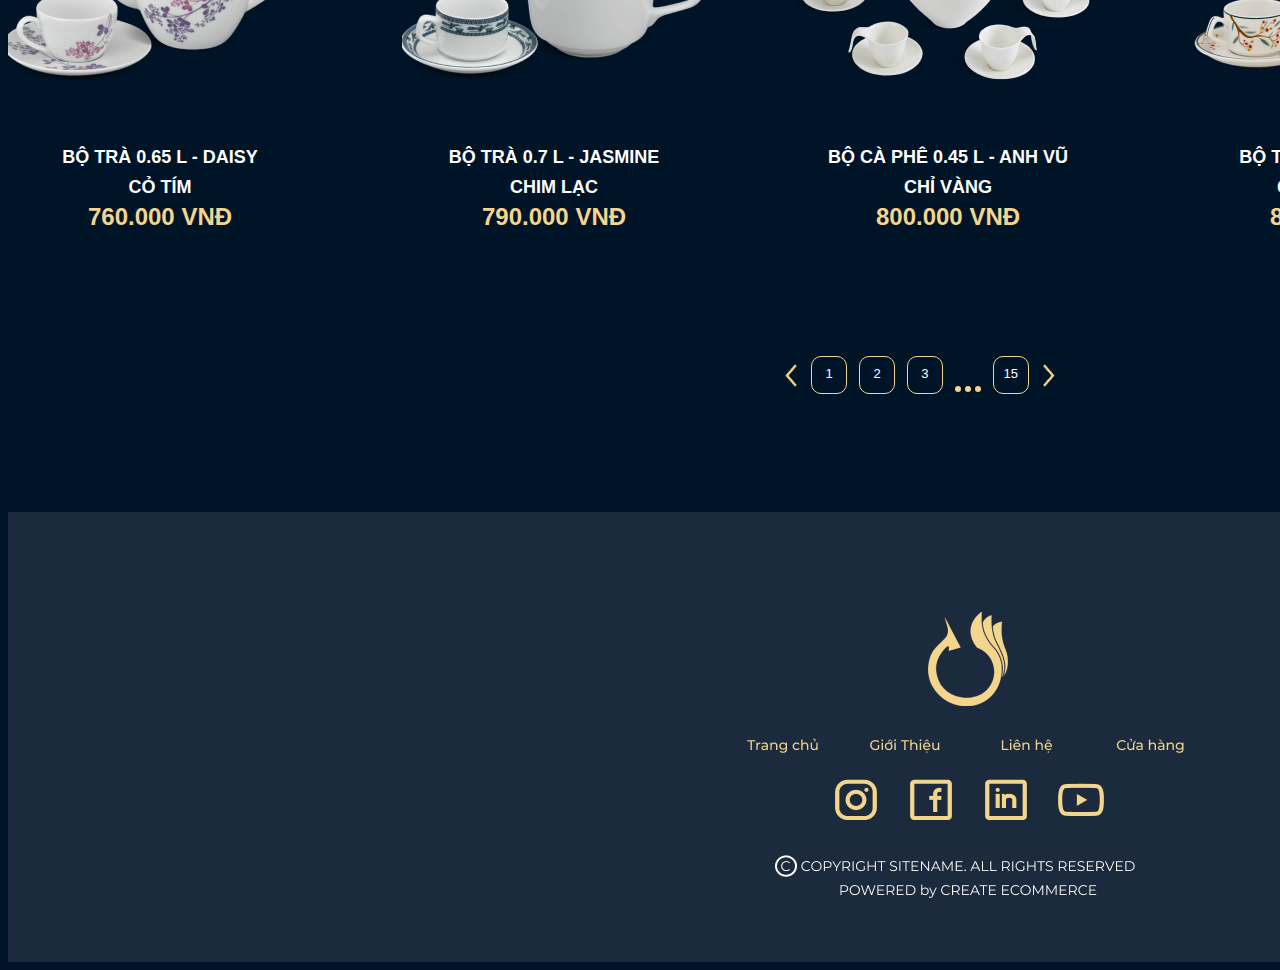
<file: listproduct/index.html>
<!doctype html>
<html>
<head>
<meta charset="utf-8">
<title>Untitled Document</title>
</head>
	<link href="css/source4.css" rel="stylesheet">
	<link href="css/header4.css" rel="stylesheet">
	<link href="css/nameofproduct.css" rel="stylesheet">
	<link href="css/listofproducts.css" rel="stylesheet">

<body>
<div class="wrapper">
        <header class="header">
            <div class="container">
                <div class="header-container">
                    <div class="header-logo">
                        <img src="./images/logo.png" alt="Logo">
                    </div>
                    <div class="header-list">
                        <ul class="header-menu">
                            <li>
                                <a href="#" class="menu-item">Trang chủ</a>
                            </li>
                            <li>
                                <a href="#" class="menu-item">Giới thiệu</a>
                            </li>
                            <li>
                                <a href="#" class="menu-item">Liên hệ</a>
                            </li>
                            <li>
                                <a href="#" class="menu-item">Cửa hàng</a>
                            </li>
                        </ul>
                        <ul class="header-icon-list">
                            <li class="header-auth header-icon">
                                <a href="#" class="icon-item">
                                    <img src="images/user.png" alt="">
                                </a>
                            </li>
                            <li class="header-icon">
                                <a href="#" class="icon-item">
                                    <img src="images/cart.png" alt="">
                                </a>
                            </li>
                        </ul>
                    </div>
                </div>
            </div>
        </header>
		<div class="nameofproduct">
			<div class="textnameofproduct">BỘ TRÀ / CAFE</div>
		</div>
		<div class="listproductscontainer">
			<div class="imagenewproduct">
			<div class="imgproduct1">
			 <div class="imageofproduct">
			 	<img src="images/list1.png">
			 </div>
			 <div class="pictureproduct">
				 <div class="nameprice">BỘ TRÀ 0.45L - DAISY<br>
TRẮNG<br><span class="price">410.000 VNĐ</span> </div>
				</div>
			 </div>
			<div class="imgproduct2">
				<div class="imageofproduct">
					<img src="images/list (9).png">
				</div>
				<div class="nameprice">BỘ TRÀ 0.5L - CAMELLIA<br>
TRẮNG<br><span class="price">475.000 VNĐ</span> </div>
			 </div>
			 <div class="imgproduct2">
				 <div class="imageofproduct">
				 	<img src="images/list (8).png">
				 </div>
				 <div class="nameprice">BỘ TRÀ CAO 0.47L - ANNA<br>
TRẮNG NGÀ<br><span class="price">485.000 VNĐ</span> </div>
			 </div>
			 <div class="imgproduct2">
				 <div class="imageofproduct">
				 	<img src="images/list (7).png">
				 </div>
				 <div class="nameprice">BỘ TRÀ 0.7 L - JASMINE<br>
TRẮNG<br><span class="price">530.000 VNĐ</span> </div>
			 </div>
		 </div>	
		</div>
	<div class="listproductscontainer">
			<div class="imagenewproduct">
			<div class="imgproduct1">
			 <div class="imageofproduct">
			 	<img src="images/list (10).png">
			 </div>
			 <div class="pictureproduct">
				
				 <div class="nameprice">BỘ TRÀ 0.5 L - CAMELLIA<br>
CHỈ XANH DƯƠNG<br><span class="price">610.000 VNĐ</span> </div>
				</div>
			 </div>
			<div class="imgproduct2">
				<div class="imageofproduct">
					<img src="images/list (11).png">
				</div>
				<div class="nameprice">BỘ TRÀ CAO 0.47 L - ANNA<br>
CHỈ VÀNG<br><span class="price">630.000 VNĐ</span> </div>
			 </div>
			 <div class="imgproduct2">
				 <div class="imageofproduct">
				 	<img src="images/list (5).png">
				 </div>
				 <div class="nameprice">BỘ TRÀ 0.45 L - ANNA<br>
CHỈ VÀNG<br><span class="price">680.000 VNĐ</span> </div>
			 </div>
			 <div class="imgproduct2">
				 <div class="imageofproduct">
				 	<img src="images/list (2).png">
				 </div>
				 <div class="nameprice">BỘ TRÀ ELIP 0.47L - ANNA<br>
VIỀN CHỈ VÀNG<br><span class="price">690.000 VNĐ</span> </div>
			 </div>
		 </div>	
		</div>
	<div class="listproductscontainer">
			<div class="imagenewproduct">
			<div class="imgproduct1">
			 <div class="imageofproduct">
			 	<img src="images/list (3).png">
				</div>
			 <div class="pictureproduct">
				 <div class="nameprice">BỘ TRÀ 0.65 L - DAISY<br>
CỎ TÍM<br><span class="price">760.000 VNĐ</span> </div>
				</div>
			 </div>
			<div class="imgproduct2">
				<div class="imageofproduct">
					<img src="images/list (4).png">
				</div>
				<div class="nameprice">BỘ TRÀ 0.7 L - JASMINE<br>
CHIM LẠC<br><span class="price">790.000 VNĐ</span> </div>
			 </div>
			 <div class="imgproduct2">
				 <div class="imageofproduct">
				 	<img src="images/list (1).png">
				 </div>
				 <div class="nameprice">BỘ CÀ PHÊ 0.45 L - ANH VŨ<br>
CHỈ VÀNG<br><span class="price">800.000 VNĐ</span> </div>
			 </div>
			 <div class="imgproduct2">
				 <div class="imageofproduct">
				 	<img src="images/list (6).png">
				 </div>
				 <div class="nameprice">BỘ TRÀ 0.7L - JASMINE<br>
QUẢ ĐẦU MÙA<br><span class="price">860.000 VNĐ</span> </div>
			 </div>
		 </div>	
		</div>
		<div class="pagesnewsbutton">
			<div class="buttonleftnews">
				<img src="images/chevron-left.png">
			</div>
			<div class="newpagesbutton">
				<div class="textpage">1</div>
			</div>
			<div class="newpagesbutton2">
				<div class="textpage">2</div>
			</div>
			<div class="newpagesbutton2">
				<div class="textpage">3</div>
			</div>
			<div class="newpagesbutton3">
				<div class="circlepage"></div>
				<div class="circlepage"></div>
				<div class="circlepage2"></div>
			</div>
			<div class="newpagesbutton2">
				<div class="textpage">15</div>
			</div>
			<div class="buttonrightnews">
				<img src="images/chevron-right.png">
			</div>
		</div>
	<div class="footer">
		<div class="imgfooter">
			<img src="images/Group 330.png">
		</div>
	</div>
	</div>
</body>
</html>
</file>
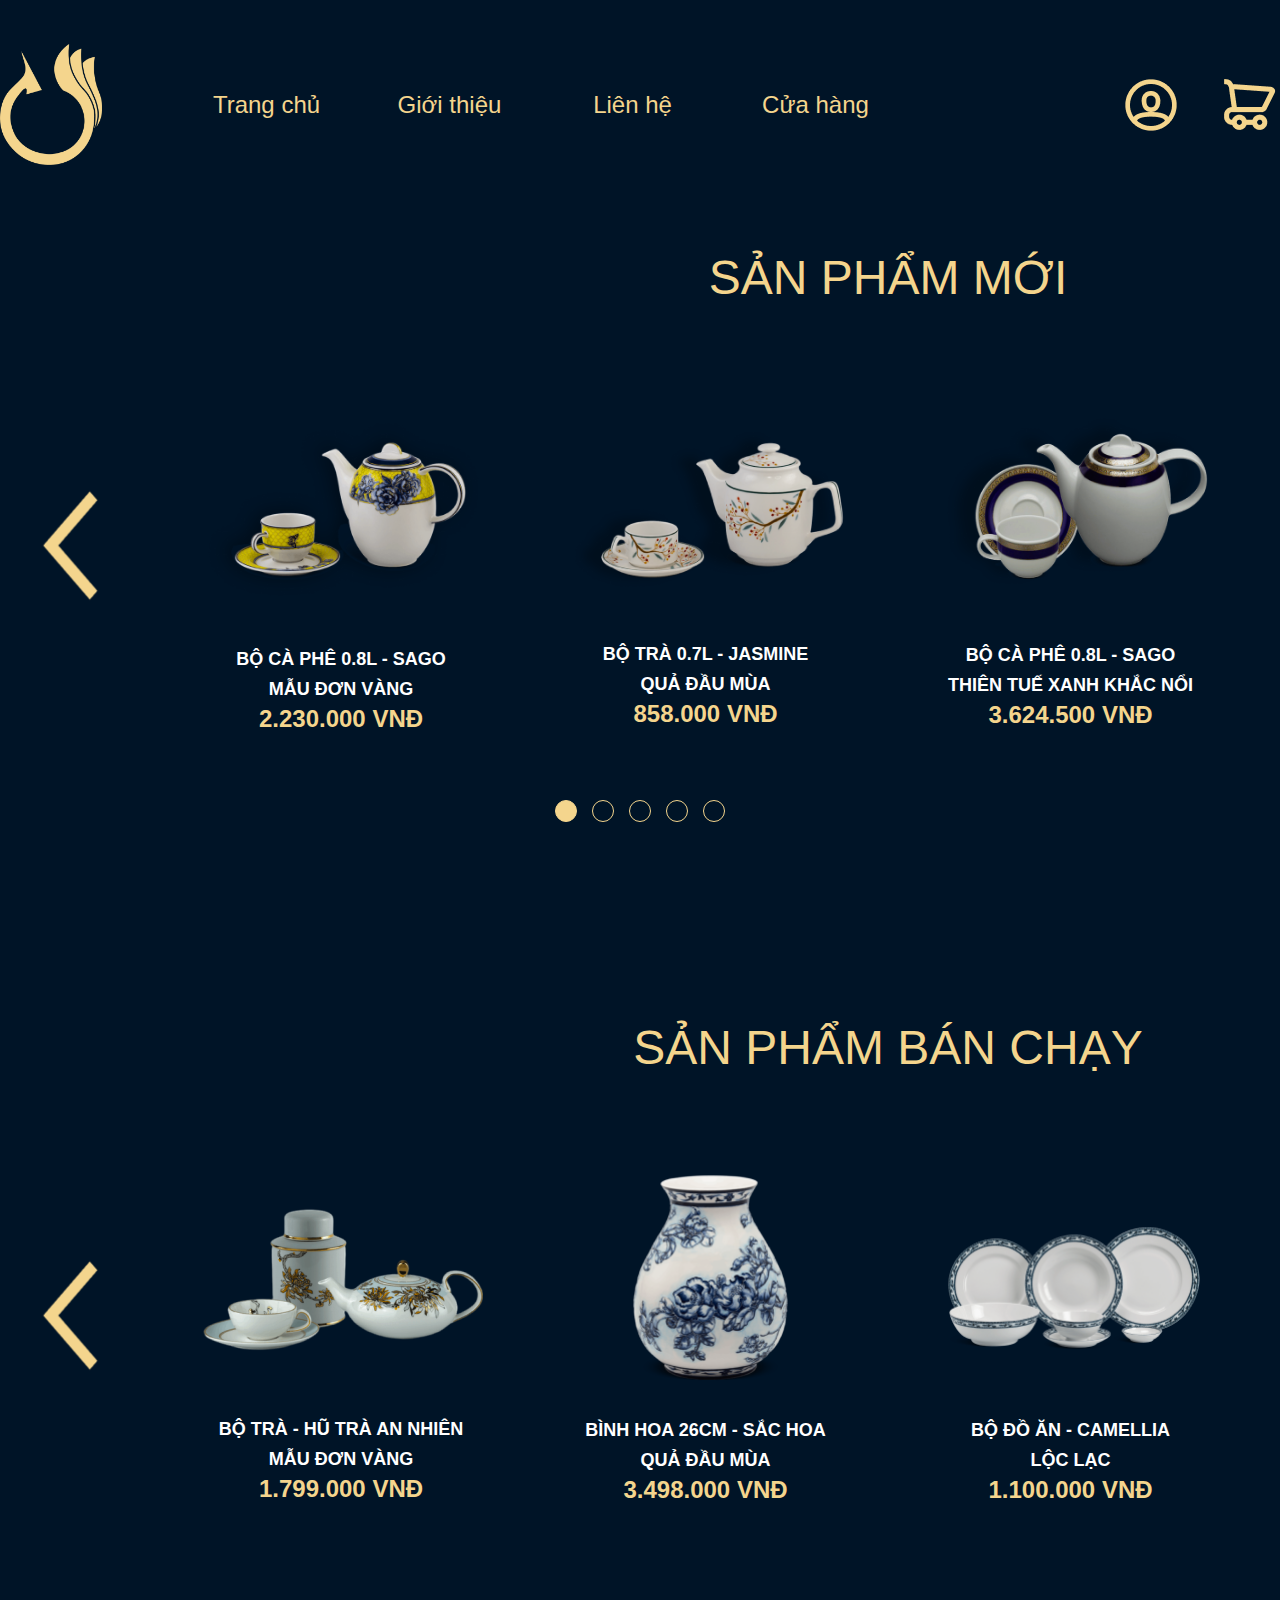
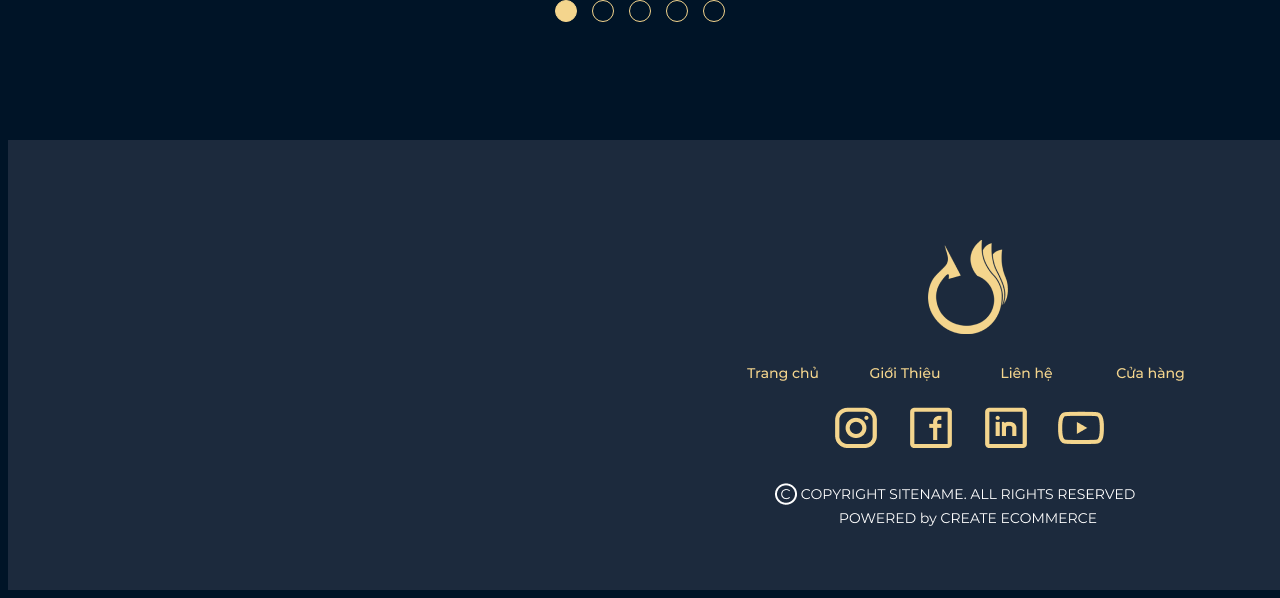
<file: shop/index.html>
<!doctype html>
<html>
<head>
<meta charset="utf-8">
<title>Untitled Document</title>
	<link href="css/source3.css" rel="stylesheet">
	<link href="css/header3.css" rel="stylesheet">
	<link href="css/newproduct.css" rel="stylesheet">
	<link href="css/bestseller.css" rel="stylesheet">
</head>
 <div class="wrapper">
        <header class="header">
            <div class="container">
                <div class="header-container">
                    <div class="header-logo">
                        <img src="./images/logo.png" alt="Logo">
                    </div>
                    <div class="header-list">
                        <ul class="header-menu">
                            <li>
                                <a href="#" class="menu-item">Trang chủ</a>
                            </li>
                            <li>
                                <a href="#" class="menu-item">Giới thiệu</a>
                            </li>
                            <li>
                                <a href="#" class="menu-item">Liên hệ</a>
                            </li>
                            <li>
                                <a href="#" class="menu-item">Cửa hàng</a>
                            </li>
                        </ul>
                        <ul class="header-icon-list">
                            <li class="header-auth header-icon">
                                <a href="#" class="icon-item">
                                    <img src="images/user.png" alt="">
                                </a>
                            </li>
                            <li class="header-icon">
                                <a href="#" class="icon-item">
                                    <img src="images/cart.png" alt="">
                                </a>
                            </li>
                        </ul>
                    </div>
                </div>
            </div>
        </header>
	 <div class="containerproduct">
	 	<div class="titlenewproduct">SẢN PHẨM MỚI</div>
		 <div class="imagenewproduct">
		 	<div class="buttonleft">
			<img src="images/chevron-left.png">
			 </div>
			<div class="imgproduct1">
			 <div class="pictureproduct">
				<img src="images/shop1.png">
				 <div class="nameprice">BỘ CÀ PHÊ 0.8L - SAGO<br>
MẪU ĐƠN VÀNG<br><span class="price">2.230.000 VNĐ</span> </div>
				</div>
			 </div>
			<div class="imgproduct2">
			<img src="images/shop4.png">
				<div class="nameprice">BỘ TRÀ 0.7L - JASMINE<br>
QUẢ ĐẦU MÙA<br><span class="price">858.000 VNĐ</span> </div>
			 </div>
			 <div class="imgproduct2">
			 <img src="images/shop2.png">
				 <div class="nameprice">BỘ CÀ PHÊ 0.8L - SAGO<br>
THIÊN TUẾ XANH KHẮC NỔI<br><span class="price">3.624.500 VNĐ</span> </div>
			 </div>
			 <div class="imgproduct2">
			 <img src="images/shop5.png">
				 <div class="nameprice">BỘ CÀ PHÊ PHIN - CAMELLIA<br>
MÀU CÀ PHÊ<br><span class="price">935.000 VNĐ</span> </div>
			 </div>
			 <div class="buttonright">
			 	<img src="images/chevron-right.png">
			 </div>
		 </div>
	 </div>
	 <div class="pagesbuttons">
	 <div class="pagesicon2"></div>
		 <div class="pagesicon"></div>
		 <div class="pagesicon"></div>
		 <div class="pagesicon"></div>
		 <div class="pagesicon"></div>
	 </div>
	  <div class="containerproduct2">
	 	<div class="titlenewproduct">SẢN PHẨM BÁN CHẠY</div>
		 <div class="imagenewproduct">
		 	<div class="buttonleft">
			<img src="images/chevron-left.png">
			 </div>
			<div class="imgproduct1">
			 <div class="pictureproduct">
				<img src="images/shop3.png">
				 <div class="nameprice">BỘ TRÀ - HŨ TRÀ AN NHIÊN<br>
MẪU ĐƠN VÀNG<br><span class="price">1.799.000 VNĐ</span> </div>
				</div>
			 </div>
			<div class="imgproduct2">
			<img src="images/shop6.png">
				<div class="nameprice">BÌNH HOA 26CM - SẮC HOA<br>
QUẢ ĐẦU MÙA<br><span class="price">3.498.000 VNĐ</span> </div>
			 </div>
			 <div class="imgproduct2">
			 <img src="images/shop8.png">
				 <div class="nameprice">BỘ ĐỒ ĂN - CAMELLIA<br>
LỘC LẠC<br><span class="price">1.100.000 VNĐ</span> </div>
			 </div>
			 <div class="imgproduct2">
			 <img src="images/shop7.png">
				 <div class="nameprice">BỘ TRÀ 0.47L - ANNA<br>
AN NHIÊN<br><span class="price">990.000 VNĐ</span> </div>
			 </div>
			 <div class="buttonright">
			 	<img src="images/chevron-right.png">
			 </div>
		 </div>
	 </div>
	 <div class="pagesbuttons">
	 <div class="pagesicon2"></div>
		 <div class="pagesicon"></div>
		 <div class="pagesicon"></div>
		 <div class="pagesicon"></div>
		 <div class="pagesicon"></div>
	 </div>
	 <div class="footer">
		<div class="imgfooter">
			<img src="images/Group 330.png">
		</div>
	</div>
	 </div>
<body>
</body>
</html>
</file>
<file: about/css/header.css>
@charset "utf-8";
/* CSS Document */


.menu-item {
    display: inline-block;
    color: var(--primary-color);
    font-size: 1.5rem;
    text-align: center;
    margin: 5px 10px; 
    min-width: 163px;
    padding: 0.75rem;
    box-sizing: border-box;
	text-decoration: none;
}
.header-menu .active {
	border-bottom: 2px solid var(--primary-color);
}
ul {
    padding: 0;
	list-style-type: none;}
.header-menu {
    display: flex;
    align-items: center;
	margin-right: 11rem;}
.header-list {
    display: flex;
    align-items: center;
    justify-content: space-between;
}
img {
    display: block;
	width: 100%;}
html {
	box-sizing: border-box;}
.header-logo {
    width: 102px;
}
.header-container {
    padding-top: 44px;
    display: flex;
    justify-content: space-between;
	align-items: center;
}
.header {
  
    top: 0;
    left: 0;
	right: 0;
}

.header-auth {
	position: relative;}
.header-icon-list a {
	display: block;}

.header-icon-list {
    display: flex;
	align-items: center;}
.icon-item:first-child 
{
	margin-right: 40px;}
</file>
<file: about/css/source.css>
@charset "utf-8";
/* CSS Document */
:root {
    --background-color: #001427;
    --primary-color: #F4D58D;
    --text-color: #FFF;
}
@font-face {
    font-family: "UTM Davida";
    src: url("/fonts/UTM\ Davida.ttf") format("ttf")}
body {
    font-family: 'Montserrat', sans-serif;
    background-color: var(--background-color);
}
.wrapper {
    max-width: 1920px;
    margin: 0 auto;
	height: 2160px;
}
.container {
    max-width: 1500px;
    margin: 0 auto;
}
h1, h2, h3, h4, h5, h6 {
    font-family: 'UTM Davida';
    color: var(--primary-color);
    margin: 0;
}
img {
    display: block;
    width: 100%;
    height: auto;
}
</file>
<file: about/css/about.css>
@charset "utf-8";
/* CSS Document */

.about-section {
    padding: 98px 0;
    color: #fff;
    display: flex;
    justify-content: space-between;
	margin:0;
}
.about-content {
    margin-top: 7rem;
    flex-basis: 40%;
}
.about-title {
    color: var(--primary-color);
    font-size: 3.5rem;
    margin: 90px 0 0;
}
.about-info {
    color: var(--text-color);
    font-size: 1.5rem;
	margin: 30px 0;
}
.footer
{
	width: 1920px;
	height: 450px;
	background-color: #1C2A3D;
	margin: 120px auto 0;
	display: flex;
}
.imgfooter
{
	width:472px;
	height: 293px;
	margin: 100px auto 0 ;
}
.about-brand {
    flex-basis: 50%;
	margin: 0;
}
.about-logo {
    width: 368px;
    margin: 0 auto;
}
.about-brand h1{
    font-size: 9rem;
    text-align: center;
}
</file>
<file: about/css/members.css>
@charset "utf-8";
/* CSS Document */
.members-container
{
	width:1500px;
	height: 950px;
	margin:150px auto;

}
.container-picture
{
	width:1500px;
	height:538px;
	margin:75px 0 0 0;
	display: flex;
}
.member-title
{
	color: var(--primary-color);
	font-size: 40px;
	text-align: center;
}
.picture1
{
	width:345px;
	height:456px;
	background-color:aliceblue;
	margin: 41px 202px 55px 0;
}
.main-picture
{
	width:406px;
	height:538px;
	background-color: aliceblue;
	margin: 0px 202px 15px 0;

}
.picture2
{
	width:345px;
	height:456px;
	background-color:aliceblue;
	margin: 41px 0px 55px 0;
}
.name
{
	color: var(--primary-color);
	font-size: 20px;
	text-align: center;
	margin: 10px 323px  0;
}
.logo
{
	width:57px;
	height:57px;
	
}
.name-container
{
	width:1500px;
	height: 58px;
	margin: 30px 0 0 0;
	display: flex;
}

.name1
{
	color: var(--primary-color);
	font-size: 20px;
	margin: 10px 0px 0 42px;
}
.name2
{
	color: var(--primary-color);
	font-size:20px;
	margin: 10px 0 0;

}
.icon-itembig
{
	width:148px;
	height:57px;
	margin: 50px 339px 0 96px;
	float: left;
	
}
.icon-item5
{
width:148px;
	height:57px;
	margin: 50px 0px 0 94px;
	float: left;
	
}
.icon-itemsmall
{
	width:57px;
	height:57px;
	margin:0 34px 0 0;
	float: left;
}
.icon-itemsmalla
{
	width:57px;
	height:57px;
	float:left;
}
</file>
<file: aboutproduct/css/global5.css>
:root {
    --background-color: #001427;
    --primary-color: #F4D58D;
    --text-color: #FFF;
    --grey-color: #C4C4C4;
    --black-color: #000;
}
@font-face {
    font-family: "UTM Davida";
    src: url("/fonts/UTM\ Davida.ttf") format("ttf")}
body {
    font-family: 'Montserrat', sans-serif;
    background-color: var(--background-color);
}
.wrapper {
    max-width: 1920px;
    margin: 0 auto;
}
.container {
    max-width: 1500px;
    margin: 0 auto;
}
h1, h2, h3, h4, h5, h6 {
    font-family: 'UTM Davida';
    color: var(--primary-color);
    margin: 0;
}
p, label {
    color: var(--text-color);
}
input {
    border-color: var(--primary-color);
    background: transparent;
    color: var(--text-color);
    outline: none;
}
select {
    border-color: var(--primary-color);
    background-color: var(--background-color);
    border: 3px solid var(--primary-color);
    border-radius: 15px;
    font-size: 18px;
    color: rgba(255, 255, 255, 0.6);
    appearance: none;
    background-image: url('../images/arrow-down.png');
    background-repeat: no-repeat;
    background-position: 85% 50%;
    outline: none;
    padding: 1rem;
    margin: 1rem 0;
    width: 100%;
    cursor: pointer;
}
select::-ms-expand {
    display: none; /* Hide the default arrow in Internet Explorer 10 and Internet Explorer 11 */
}
select option {
    color: rgba(255, 255, 255, 0.6);
}
input[type="checkbox"] {
    appearance: none;
    background-color: transparent;
    margin: 0;
    font: inherit;
    width: 2.5rem;
    height: 2.5rem;
    border: 1px solid var(--primary-color);
    border-radius: 5px;
    display: grid;
    place-content: center;
}
input[type="checkbox"]::before {
    content: "";
    width: 2rem;
    height: 2rem;
    transform: scale(0);
    transition: 120ms transform ease-in-out;
    box-shadow: inset 1.5rem 1.5rem var(--primary-color);
    background-color: var(--primary-color);
    transform-origin: bottom left;
    clip-path: polygon(14% 44%, 0 60%, 50% 90%, 100% 6%, 80% 0%, 43% 62%);
}
input[type="checkbox"]:checked::before {
    transform: scale(1);
}
button {
    color: var(--primary-color);
    border: 1px solid var(--primary-color);
    border-radius: 15px;
    font-size: 24px;
    background-color: transparent;
    margin-bottom: 1rem;
}
.d-flex-col {
    display: flex;
    flex-direction: column;
}
.primary-btn {
    padding: 20px 24px;
    font-weight: 600;
    min-width: 334px;
    box-sizing: border-box;
    border: 3px solid var(--primary-color);
}
.input {
    width: 100%;
    box-sizing: border-box;
    font-size: 18px;
    line-height: 18px;
    margin: 1rem 0;
    border-radius: 12px;
    padding: 1rem;
    border: 3px solid var(--primary-color);
}
.input::placeholder {
    font-size: 18px;
}
.checkbox-label {
    font-size: 18px;
    margin-left: 1rem;
}
.checkbox-container {
    margin-bottom: 1.4rem;
    display: flex;
    align-items: center;
}
.input-icon-container {
    position: absolute;
    right: 12px;
    top: 50%;
    transform: translateY(-50%);
    display: flex;
}
.icon-container:not(:first-child) {
    margin-left: 1.25rem;
}
.icon-container {
    width: 40px;
}
.bold {
    font-weight: 700;
}
::-webkit-scrollbar {
    width: 11px;
}
::-webkit-scrollbar-track {
    background: transparent;
    border: 2px solid var(--primary-color);
    border-radius: 5px;
}
::-webkit-scrollbar-thumb {
    background: var(--primary-color);
    border-radius: 5px;
}
.line {
    border-color: var(--primary-color);
    border-width: 2px;
}
.width-70 {
    width: 70%;
}
</file>
<file: aboutproduct/css/header5.css>
.header {
    position: fixed;
    z-index: 99;
    top: 0;
    left: 0;
    right: 0;
    background-color: var(--background-color);
}
.header-container {
    padding-top: 44px;
    padding-bottom: 44px;
    display: flex;
    justify-content: space-between;
    align-items: center;
}
.header-logo {
    width: 102px;
}
.header-list {
    display: flex;
    align-items: center;
    justify-content: space-between;
}
.header-menu {
    display: flex;
    align-items: center;
    margin-right: 216px;
}
.menu-item {
    display: inline-block;
    color: var(--primary-color);
    font-size: 1.5rem;
    text-align: center;
    margin: 5px 10px; 
    min-width: 163px;
    padding: 0.75rem;
    box-sizing: border-box;
}
.header-menu .active {
    border-bottom: 2px solid var(--primary-color);
}
.header-icon-list {
    display: flex;
    align-items: center;
}
.header-icon-list a {
    display: block;
}
.header-icon:first-child {
    margin-right: 40px;
}
.header-auth {
    position: relative;
}
.header-auth-list {
    position: absolute;
    right: 100%;
    top: 100%;
    border: solid 2px var(--primary-color);
    border-radius: 25px 0px 25px 25px;
}
</file>
<file: aboutproduct/css/product5.css>
.product-present {
    padding-top: 270px;
    padding-bottom: 3rem;
}
.product-section {
    margin: 0 61px;
    box-sizing: border-box;
}
.product-path {
    color: var(--primary-color);
    font-size: 24px;
    margin-bottom: 28px;
    font-weight: 500;
}
.product-detail-path {
    margin: 0 1.5rem;
    cursor: pointer;
}
.product-detail {
    display: flex;
    justify-content: space-between;
    margin-bottom: 4.5rem;
}
.product-images {
    flex-basis: 51%;
    min-height: 100px;
}
.product-main-img {
    height: 462px;
   
}
.product-list-img {
    display: flex;
    margin: 0 -10px;
}
.product-item-img {
    flex-basis: calc(25% - 20px);
    height: 104px;
    margin: 18px 10px;
}
.product-info {
    flex-basis: 45%;
}
.product-name {
    margin-top: 1.5rem;
    color: var(--text-color);
    text-transform: uppercase;
    font-weight: 500;
    font-size: 46px;
    font-family: 'Montserrat';
}
.product-content {
    font-size: 24px;
    margin: 1.5rem 0;
}
.product-price {
    text-transform: uppercase;
    font-size: 48px;
    font-weight: 700;
    margin: 1.25rem 0;
}
.product-more {
    display: flex;
    justify-content: space-between;
    align-items: center;
    margin-top: 1.75rem;
}
.product-more .product-content {
    margin: 0;
}
.product-icon-list {
    display: flex;
}
.product-icon-item {
    width: 53px;
}
.product-icon-item:not(:first-child) {
    margin-left: 18px;
}
.rate-list {
    margin: 0 0.5rem;
}
.product-icon-rate {
    width: 38px;
}
.product-title {
    font-family: 'Montserrat', sans-serif;
    color: var(--text-color);
    font-size: 48px;
    text-transform: uppercase;
    margin-bottom: 1rem;
}
.product-describe {
    background-color: #6D0500;
    margin: 0 -61px 2rem;
    padding: 54px 61px;
    border-radius: 20px;
    font-size: 18px;
}
.product-statistics {
    color: var(--text-color);
    border: 1px solid var(--text-color);
    border-collapse: collapse;
    font-size: 24px;
}
.product-statistics td {
    border: 1px solid var(--text-color);
    padding: 1rem 40px;
    min-width: 335px;
    box-sizing: border-box;
}
</file>
<file: aboutproduct/css/sameproduct.css>
@charset "utf-8";
/* CSS Document */

.containerproduct
{
	width:1760px;
	height:530px;

	margin: 100px auto 0;

}
.titlenewproduct
{
	width:1000px;
	height:64px;
	margin:0 0 0 190px;
	font-size: 48px;
	color: var(--primary-color);
	text-align: left;
	font-weight: 600;
}
.buttonleft
{
	width:129px;
	height:150px;
	margin:auto 0;
	
}
.imagenewproduct
{
	width:1760px;
	height:464px;
	display: flex;
}
.imgproduct1
{
	width:285px;
	height:394px;
	margin: auto 0 auto 61px;
}
.imgproduct2
{
	width:285px;
	height:394px;

	margin: auto 0 auto 80px;
}
.buttonright
{
	width:129px;
	height:150px;
	margin: auto 0 auto 61px;
}
.pictureproduct
{
	width:284px;
	height:284px;
	margin:0 auto;
}
.nameprice
{
	width:285px;
	height:85px;
	margin:10px auto 0;
	font-size: 18px;
	color: var(--text-color);
	font-weight: 600;
	text-align: center;
	line-height: 30px;
}
.price
{
	color: var(--primary-color);
	font-size: 24px;
	margin: 10px auto auto auto;
}
.pagesbuttons
{
	width:170px;
	height:20px;
	margin: 20px auto;
	display: flex;
}
.pagesicon
{
	width:20px;
	height:20px;
	border-radius: 50%;
	border: solid 1px var(--primary-color);
	margin: auto 0 0 15px;
}
.pagesicon2
{
	width:20px;
	height:20px;
	border-radius: 50%;
	background-color: var(--primary-color);
	border: solid 1px var(--primary-color);
	margin:auto 0;
}
.containerproduct2
{
	width:1760px;
	height:530px;
	margin: 150px auto 50px;

}
.footer
{
	width: 1920px;
	height: 450px;
	background-color: #1C2A3D;
	margin: 120px auto 0;
	display: flex;
}
.imgfooter
{
	width:472px;
	height: 293px;
	margin: 100px auto 0 ;
}
</file>
<file: cart/css/global.css>
:root {
    --background-color: #001427;
    --primary-color: #F4D58D;
    --text-color: #FFF;
    --grey-color: #C4C4C4;
    --black-color: #000;
}
@font-face {
    font-family: "UTM Davida";
    src: url("/fonts/UTM\ Davida.ttf") format("ttf")}
body {
    font-family: 'Montserrat', sans-serif;
    background-color: var(--background-color);
}
.wrapper {
    max-width: 1920px;
    margin: 0 auto;
}
.container {
    max-width: 1500px;
    margin: 0 auto;
}
h1, h2, h3, h4, h5, h6 {
    font-family: 'UTM Davida';
    color: var(--primary-color);
    margin: 0;
}
p, label {
    color: var(--text-color);
}
input {
    border-color: var(--primary-color);
    background: transparent;
    color: var(--text-color);
    outline: none;
}
select {
    border-color: var(--primary-color);
    background-color: var(--background-color);
    border: 3px solid var(--primary-color);
    border-radius: 15px;
    font-size: 18px;
    color: rgba(255, 255, 255, 0.6);
    appearance: none;
    background-image: url('../images/arrow-down.png');
    background-repeat: no-repeat;
    background-position: 85% 50%;
    outline: none;
    padding: 1rem;
    margin: 1rem 0;
    width: 100%;
    cursor: pointer;
}
select::-ms-expand {
    display: none; /* Hide the default arrow in Internet Explorer 10 and Internet Explorer 11 */
}
select option {
    color: rgba(255, 255, 255, 0.6);
}
input[type="checkbox"] {
    appearance: none;
    background-color: transparent;
    margin: 0;
    font: inherit;
    width: 2.5rem;
    height: 2.5rem;
    border: 1px solid var(--primary-color);
    border-radius: 5px;
    display: grid;
    place-content: center;
}
input[type="checkbox"]::before {
    content: "";
    width: 2rem;
    height: 2rem;
    transform: scale(0);
    transition: 120ms transform ease-in-out;
    box-shadow: inset 1.5rem 1.5rem var(--primary-color);
    background-color: var(--primary-color);
    transform-origin: bottom left;
    clip-path: polygon(14% 44%, 0 60%, 50% 90%, 100% 6%, 80% 0%, 43% 62%);
}
input[type="checkbox"]:checked::before {
    transform: scale(1);
}
button {
    color: var(--primary-color);
    border: 1px solid var(--primary-color);
    border-radius: 15px;
    font-size: 24px;
    background-color: transparent;
    margin-bottom: 1rem;
}
.d-flex-col {
    display: flex;
    flex-direction: column;
}
.primary-btn {
    padding: 20px 24px;
    font-weight: 600;
    min-width: 334px;
    box-sizing: border-box;
    border: 3px solid var(--primary-color);
}
.input {
    width: 100%;
    box-sizing: border-box;
    font-size: 18px;
    line-height: 18px;
    margin: 1rem 0;
    border-radius: 12px;
    padding: 1rem;
    border: 3px solid var(--primary-color);
}
.input::placeholder {
    font-size: 18px;
}
.checkbox-label {
    font-size: 18px;
    margin-left: 1rem;
}
.checkbox-container {
    margin-bottom: 1.4rem;
    display: flex;
    align-items: center;
}
.input-icon-container {
    position: absolute;
    right: 12px;
    top: 50%;
    transform: translateY(-50%);
    display: flex;
}
.icon-container:not(:first-child) {
    margin-left: 1.25rem;
}
.icon-container {
    width: 40px;
}
.bold {
    font-weight: 700;
}
::-webkit-scrollbar {
    width: 11px;
}
::-webkit-scrollbar-track {
    background: transparent;
    border: 2px solid var(--primary-color);
    border-radius: 5px;
}
::-webkit-scrollbar-thumb {
    background: var(--primary-color);
    border-radius: 5px;
}
</file>
<file: cart/css/header.css>
.header {
    position: fixed;
    z-index: 99;
    top: 0;
    left: 0;
    right: 0;
    background-color: var(--background-color);
}
.header-container {
    padding-top: 44px;
    padding-bottom: 44px;
    display: flex;
    justify-content: space-between;
    align-items: center;
}
.header-logo {
    width: 102px;
}
.header-list {
    display: flex;
    align-items: center;
    justify-content: space-between;
}
.header-menu {
    display: flex;
    align-items: center;
    margin-right: 216px;
}
.menu-item {
    display: inline-block;
    color: var(--primary-color);
    font-size: 1.5rem;
    text-align: center;
    margin: 5px 10px; 
    min-width: 163px;
    padding: 0.75rem;
    box-sizing: border-box;
}
.header-menu .active {
    border-bottom: 2px solid var(--primary-color);
}
.header-icon-list {
    display: flex;
    align-items: center;
}
.header-icon-list a {
    display: block;
}
.header-icon:first-child {
    margin-right: 40px;
}
.header-auth {
    position: relative;
}
.header-auth-list {
    position: absolute;
    right: 100%;
    top: 100%;
    border: solid 2px var(--primary-color);
    border-radius: 25px 0px 25px 25px;
}
</file>
<file: cart/css/cart.css>
.cart-section {
    padding-top: 240px;
}
.cart-title {
    font-size: 96px;
    text-transform: uppercase;
    font-weight: 400;
}
.cart-container {
    display: flex;
    flex-wrap: wrap;
    margin: 0.75rem 0 0.75rem 70px;
    max-height: 600px;
    overflow-y: auto;
}
.cart-item {
    flex-basis: 50%;
    display: flex;
    align-items: center;
    margin: 19.4px 0;
}
.product-cart {
    display: flex;
    margin-left: 19.4px;
}
.product-cart-img {
    width: 275px;
}
.product-cart-info {
    margin-left: 19.4px;
}
.product-cart-name {
    font-size: 22px;
    font-family: 'Montserrat', sans-serif;
    color: var(--text-color);
    margin-bottom: 0.75rem;
}
.product-card-content {
    font-size: 14px;
    line-height: 2.25;
}
.cart-preview-section {
    position: fixed;
    bottom: 0;
    left: 250px;
    right: 240px;
    background-color: var(--primary-color);
    border-top-left-radius: 30px;
    border-top-right-radius: 30px;
    display: flex;
    justify-content: space-between;
    padding: 32px 60px;
}
.select-preview {
    margin-left: 60px;
    display: flex;
    align-items: center;
}
#select-all {
    border: 3px solid #001427;
    border-radius: 10px;
}
.preview-text {
    color: var(--black-color);
    font-size: 36px;
}
.preview-label {
    font-weight: 600;
    margin-left: 20px;
}
.info-preview {
    display: flex;
    align-items: center;
}
.price-preview {
    font-weight: 500;
    margin-right: 60px;
}
.continue-btn {
    font-weight: 600;
    font-size: 24px;
    color: #001427;
    border: 3px solid #001427;
    border-radius: 15px;
    padding: 0.6rem 1.5rem;
}
</file>
<file: contact/css/content1.css>
@charset "utf-8";
/* CSS Document */

.contentcontainer
{
	width: 1500px;
	height:600px;
	margin: 280px auto 0;
	display: flex;
}
.contentadress
{
	width:547px;
	height:404px;
	margin: 150px 0 auto 0;
}
.textadress
{
	width:547px;
	font-size:28px;
	color: var(--text-color);
	line-height: 40px;
}
.boldtext
{
	font-weight: 700;
	font-size: 30px;
}
.iconcontainer
{
	width: 255px;
	height: 53px;
	
	margin: 30px 0 0 0;
	display: flex;
}
.iconsocial
{
	width:53px;
	height:53px;

	margin:0 32px 0 0;
}
.footer
{
	width: 1920px;
	height: 450px;
	background-color: #1C2A3D;
	margin: 120px auto 0;
	display: flex;
}
.imgfooter
{
	width:472px;
	height: 293px;
	margin: 100px auto 0 ;
}
</file>
<file: contact/css/header1.css>
@charset "utf-8";
/* CSS Document */
.header {
    position: fixed;
    z-index: 99;
    top: 0;
    left: 0;
    right: 0;
    background-color: var(--background-color);
}
.header-container {
    padding-top: 44px;
    padding-bottom: 44px;
    display: flex;
    justify-content: space-between;
    align-items: center;
}
.header-logo {
    width: 102px;
}
.header-list {
    display: flex;
    align-items: center;
    justify-content: space-between;
}
.header-menu {
    display: flex;
    align-items: center;
    margin-right: 216px;
}
.menu-item {
    display: inline-block;
    color: var(--primary-color);
    font-size: 1.5rem;
    text-align: center;
    margin: 5px 10px; 
    min-width: 163px;
    padding: 0.75rem;
    box-sizing: border-box;
}
.header-menu .active {
    border-bottom: 2px solid var(--primary-color);
}
.header-icon-list {
    display: flex;
    align-items: center;
}
.header-icon-list a {
    display: block;
}
.header-icon:first-child {
    margin-right: 40px;
}
.header-auth {
    position: relative;
}
.header-auth-list {
    position: absolute;
    right: 100%;
    top: 100%;
    border: solid 2px var(--primary-color);
    border-radius: 25px 0px 25px 25px;
}
</file>
<file: contact/css/map1.css>
@charset "utf-8";
/* CSS Document */
.auth-input {
    width: 770px;
	height: 75px;
    margin: 0px 0 auto 0;
	position: relative;
}
input {
    border-color: var(--primary-color);
    background: transparent;
    color: var(--text-color);
    outline: none;
	border-radius: 15px;
}
.input {
    width: 100%;
    box-sizing: border-box;
    font-size: 25px;
    line-height: 18px;
    margin: 1rem 0;
    border-radius: 12px;
    padding: 1rem;
    border: 3px solid var(--primary-color);
}
.input-icon-container {
    position: absolute;
    right: 12px;
    top: 67%;
    transform: translateY(-50%);
    display: flex;
}
.map
{
	width:770px;
	height:573px;
	margin: auto 0 auto 183px;
}
.addressmap
{
	width: 770px;
	height:462px;
	margin: 36px 0 auto 0;
}
</file>
<file: contact/css/source1.css>
@charset "utf-8";
/* CSS Document */
ul {
    padding: 0;
    list-style-type: none;
}
a {
    text-decoration: none;
}
button {
    outline: none;
}
img {
    display: block;
    width: 100%;
    height: auto;
}
:root {
    --background-color: #001427;
    --primary-color: #F4D58D;
    --text-color: #FFF;
    --grey-color: #C4C4C4;
}
@font-face {
    font-family: "UTM Davida";
    src: url("/fonts/UTM\ Davida.ttf") format("ttf")}
body {
    font-family: 'Montserrat', sans-serif;
    background-color: var(--background-color);
}
.wrapper {
    max-width: 1920px;
    margin: 0 auto;
}
.container {
    max-width: 1500px;
    margin: 0 auto;
}
h1, h2, h3, h4, h5, h6 {
    font-family: 'UTM Davida';
    color: var(--primary-color);
    margin: 0;
}
</file>
<file: listproduct/css/source4.css>
@charset "utf-8";
/* CSS Document */

ul {
    padding: 0;
    list-style-type: none;
}
a {
    text-decoration: none;
}
button {
    outline: none;
}
img {
    display: block;
    width: 100%;
    height: auto;
}
:root {
    --background-color: #001427;
    --primary-color: #F4D58D;
    --text-color: #FFF;
    --grey-color: #C4C4C4;
}
@font-face {
    font-family: "UTM Davida";
    src: url("/fonts/UTM\ Davida.ttf") format("ttf")}
body {
    font-family: 'Montserrat', sans-serif;
    background-color: var(--background-color);
}
.wrapper {
    max-width: 1920px;
    margin: 0 auto;
}
.container {
    max-width: 1500px;
    margin: 0 auto;
}
h1, h2, h3, h4, h5, h6 {
    font-family: 'UTM Davida';
    color: var(--primary-color);
	margin: 0;}
</file>
<file: listproduct/css/header4.css>
@charset "utf-8";
/* CSS Document */

.header {
    position: fixed;
    z-index: 99;
    top: 0;
    left: 0;
    right: 0;
    background-color: var(--background-color);
}
.header-container {
    padding-top: 44px;
    padding-bottom: 44px;
    display: flex;
    justify-content: space-between;
    align-items: center;
}
.header-logo {
    width: 102px;
}
.header-list {
    display: flex;
    align-items: center;
    justify-content: space-between;
}
.header-menu {
    display: flex;
    align-items: center;
    margin-right: 216px;
}
.menu-item {
    display: inline-block;
    color: var(--primary-color);
    font-size: 1.5rem;
    text-align: center;
    margin: 5px 10px; 
    min-width: 163px;
    padding: 0.75rem;
    box-sizing: border-box;
}
.header-menu .active {
    border-bottom: 2px solid var(--primary-color);
}
.header-icon-list {
    display: flex;
    align-items: center;
}
.header-icon-list a {
    display: block;
}
.header-icon:first-child {
    margin-right: 40px;
}
.header-auth {
    position: relative;
}
.header-auth-list {
    position: absolute;
    right: 100%;
    top: 100%;
    border: solid 2px var(--primary-color);
    border-radius: 25px 0px 25px 25px;
}
</file>
<file: listproduct/css/nameofproduct.css>
@charset "utf-8";
/* CSS Document */

.nameofproduct
{
	width: 600px;
	height: 64px;
	margin: 250px auto 70px;
}
.textnameofproduct
{
	font-size: 48px;
	font-weight: 500;
	color: var(--primary-color);
	text-align: center;
}
</file>
<file: listproduct/css/listofproducts.css>
@charset "utf-8";
/* CSS Document */
.listproductscontainer
{
	width:1500px;
	height:464px;
	margin: 40px auto;
	display: flex;
}
.imagenewproduct
{
	width:1500px;
	height:464px;
	display: flex;
}
.imgproduct1
{
	width:304px;
	height:394px;
	margin: auto 0 auto 0px;
}
.imgproduct2
{
	width:304px;
	height:394px;
	margin: auto 0 auto 90px;
}
.buttonright
{
	width:129px;
	height:150px;
	margin: auto 0 auto 61px;
}
.pictureproduct
{
	width:304px;
	height:394px;
	margin:0 auto;
}
.nameprice
{
	width:285px;
	height:85px;
	margin:10px auto 0;
	font-size: 18px;
	color: var(--text-color);
	font-weight: 600;
	text-align: center;
	line-height: 30px;
}
.price
{
	color: var(--primary-color);
	font-size: 24px;
	margin: 10px auto auto auto;
}
.imageofproduct
{
	width:304px;
	height:285px;
	margin: 0 auto 30px;
}
.pagesnewsbutton
{
	width:284px;
	height:36px;
	margin: 100px 210px 0 auto;
	display: flex;
}
.buttonleftnews
{
	width:29px;
	height:29px;
	margin: 4px 0 2px ;
}
.newpagesbutton
{
	width:36px;
	height:36px;
	border: solid 1px var(--primary-color);
	border-radius: 10px;
	margin: auto 0 auto 6px;
}
.textpage
{
	font-size: 13px;
	color: var(--text-color);
	text-align: center;
	margin: 9px;
}
.newpagesbutton2
{
	width:36px;
	height:36px;
	border: solid 1px var(--primary-color);
	border-radius: 10px;
	margin: auto 0 auto 12px;
}
.newpagesbutton3
{
	width:27px;
	height:6px;
	margin: auto 0 0 12px;
	display: flex;
}
.circlepage
{
	width:6px;
	height:6px;
	border-radius: 50%;
	background-color: var(--primary-color);
	margin: auto 4px 0 0;
}
.circlepage2
{
	width:6px;
	height:6px;
	border-radius: 50%;
	background-color: var(--primary-color);
	margin: auto 0 0;
}
.buttonrightnews
{
	width:29px;
	height:29px;
	margin: 4px 0px 2px 6px;
}
.footer
{
	width: 1920px;
	height: 450px;
	background-color: #1C2A3D;
	margin: 120px auto 0;
	display: flex;
}
.imgfooter
{
	width:472px;
	height: 293px;
	margin: 100px auto 0 ;
}
</file>
<file: shop/css/source3.css>
@charset "utf-8";
/* CSS Document */
ul {
    padding: 0;
    list-style-type: none;
}
a {
    text-decoration: none;
}
button {
    outline: none;
}
img {
    display: block;
    width: 100%;
    height: auto;
}
:root {
    --background-color: #001427;
    --primary-color: #F4D58D;
    --text-color: #FFF;
    --grey-color: #C4C4C4;
}
@font-face {
    font-family: "UTM Davida";
    src: url("/fonts/UTM\ Davida.ttf") format("ttf")}
body {
    font-family: 'Montserrat', sans-serif;
    background-color: var(--background-color);
}
.wrapper {
    max-width: 1920px;
    margin: 0 auto;
}
.container {
    max-width: 1500px;
    margin: 0 auto;
}
h1, h2, h3, h4, h5, h6 {
    font-family: 'UTM Davida';
    color: var(--primary-color);
    margin: 0;
}
</file>
<file: shop/css/header3.css>
@charset "utf-8";
/* CSS Document */
.header {
    position: fixed;
    z-index: 99;
    top: 0;
    left: 0;
    right: 0;
    background-color: var(--background-color);
}
.header-container {
    padding-top: 44px;
    padding-bottom: 44px;
    display: flex;
    justify-content: space-between;
    align-items: center;
}
.header-logo {
    width: 102px;
}
.header-list {
    display: flex;
    align-items: center;
    justify-content: space-between;
}
.header-menu {
    display: flex;
    align-items: center;
    margin-right: 216px;
}
.menu-item {
    display: inline-block;
    color: var(--primary-color);
    font-size: 1.5rem;
    text-align: center;
    margin: 5px 10px; 
    min-width: 163px;
    padding: 0.75rem;
    box-sizing: border-box;
}
.header-menu .active {
    border-bottom: 2px solid var(--primary-color);
}
.header-icon-list {
    display: flex;
    align-items: center;
}
.header-icon-list a {
    display: block;
}
.header-icon:first-child {
    margin-right: 40px;
}
.header-auth {
    position: relative;
}
.header-auth-list {
    position: absolute;
    right: 100%;
    top: 100%;
    border: solid 2px var(--primary-color);
    border-radius: 25px 0px 25px 25px;
}
</file>
<file: shop/css/newproduct.css>
@charset "utf-8";
/* CSS Document */
.containerproduct
{
	width:1760px;
	height:530px;

	margin: 250px auto 0;

}
.titlenewproduct
{
	width:800px;
	height:64px;
	margin:0 auto;
	font-size: 48px;
	color: var(--primary-color);
	text-align: center;
}
.buttonleft
{
	width:129px;
	height:150px;
	margin:auto 0;
	
}
.imagenewproduct
{
	width:1760px;
	height:464px;
	display: flex;
}
.imgproduct1
{
	width:285px;
	height:394px;
	margin: auto 0 auto 61px;
}
.imgproduct2
{
	width:285px;
	height:394px;

	margin: auto 0 auto 80px;
}
.buttonright
{
	width:129px;
	height:150px;
	margin: auto 0 auto 61px;
}
.pictureproduct
{
	width:284px;
	height:284px;
	margin:0 auto;
}
.nameprice
{
	width:285px;
	height:85px;
	margin:10px auto 0;
	font-size: 18px;
	color: var(--text-color);
	font-weight: 600;
	text-align: center;
	line-height: 30px;
}
.price
{
	color: var(--primary-color);
	font-size: 24px;
	margin: 10px auto auto auto;
}
.pagesbuttons
{
	width:170px;
	height:20px;
	margin: 20px auto;
	display: flex;
}
.pagesicon
{
	width:20px;
	height:20px;
	border-radius: 50%;
	border: solid 1px var(--primary-color);
	margin: auto 0 0 15px;
}
.pagesicon2
{
	width:20px;
	height:20px;
	border-radius: 50%;
	background-color: var(--primary-color);
	border: solid 1px var(--primary-color);
	margin:auto 0;
}
</file>
<file: shop/css/bestseller.css>
@charset "utf-8";
/* CSS Document */
.containerproduct2
{
	width:1760px;
	height:530px;
	margin: 200px auto 50px;

}
.footer
{
	width: 1920px;
	height: 450px;
	background-color: #1C2A3D;
	margin: 120px auto 0;
	display: flex;
}
.imgfooter
{
	width:472px;
	height: 293px;
	margin: 100px auto 0 ;
}
</file>
